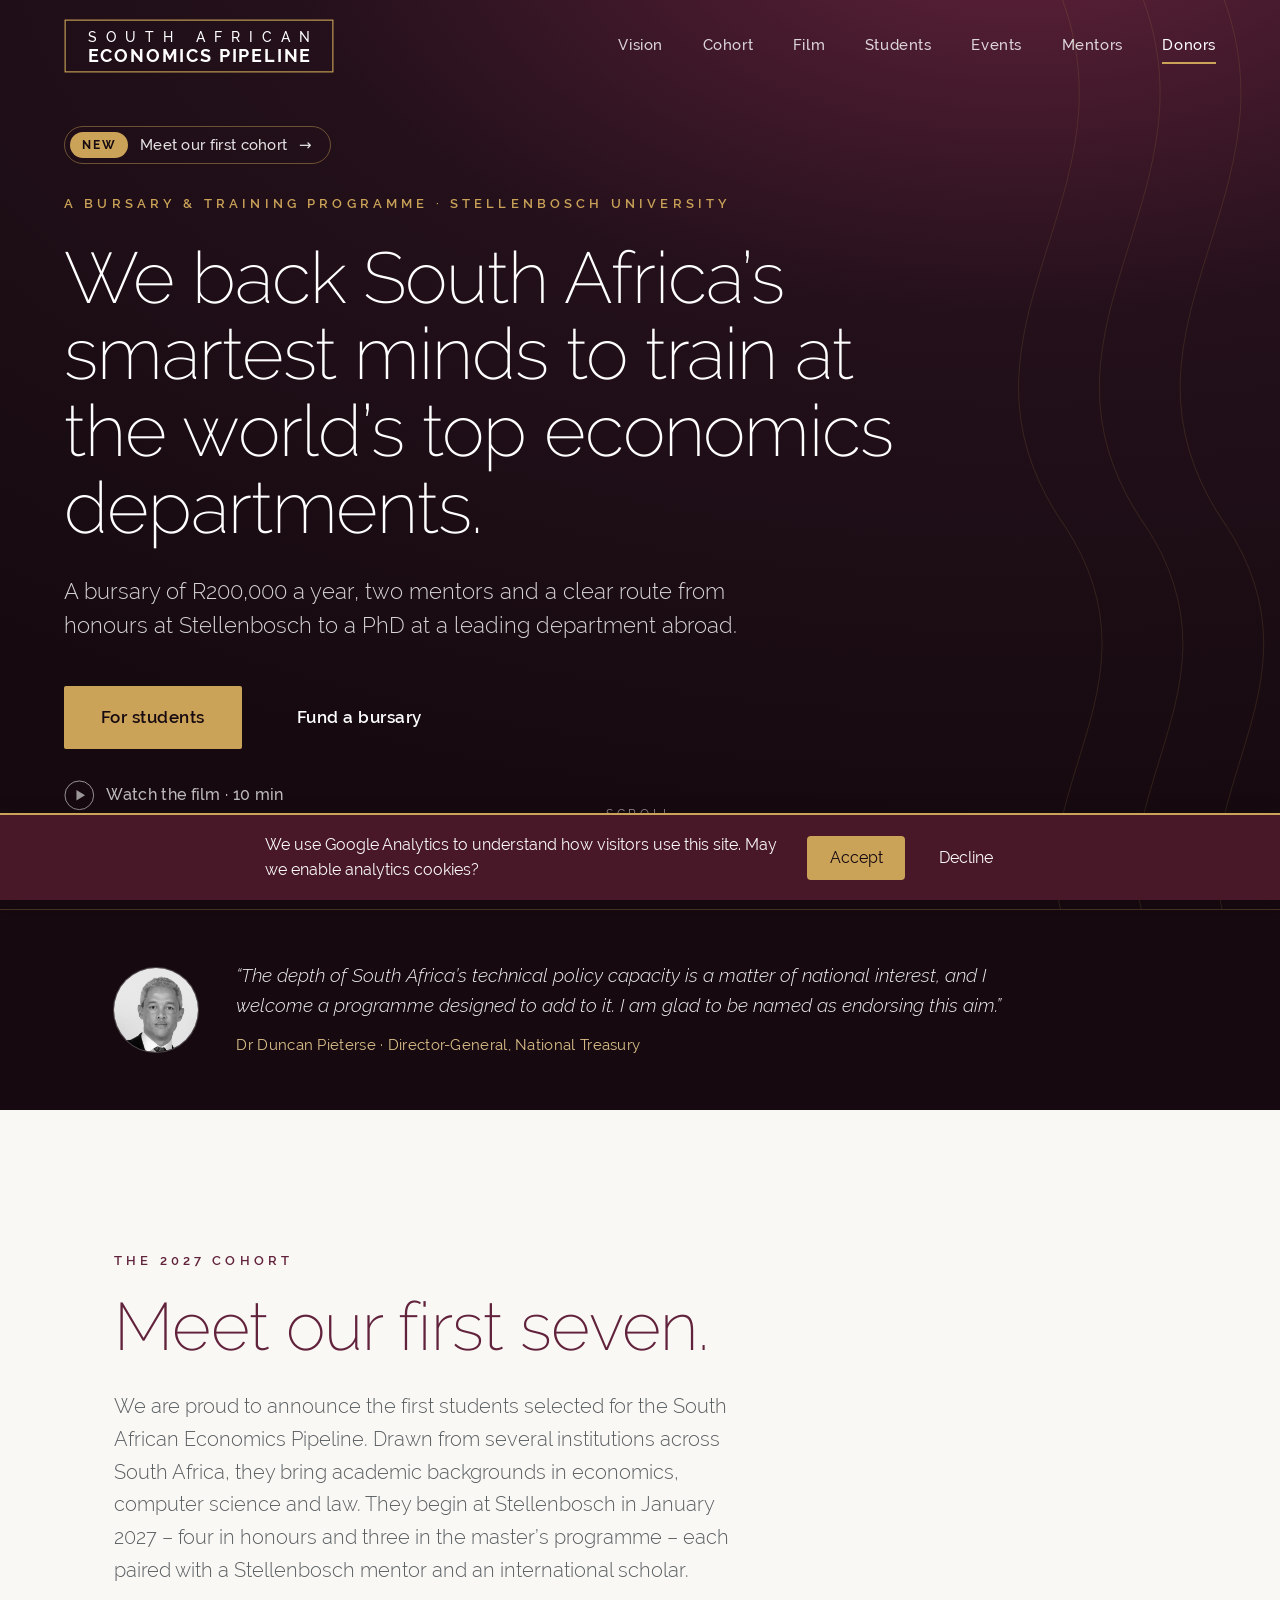
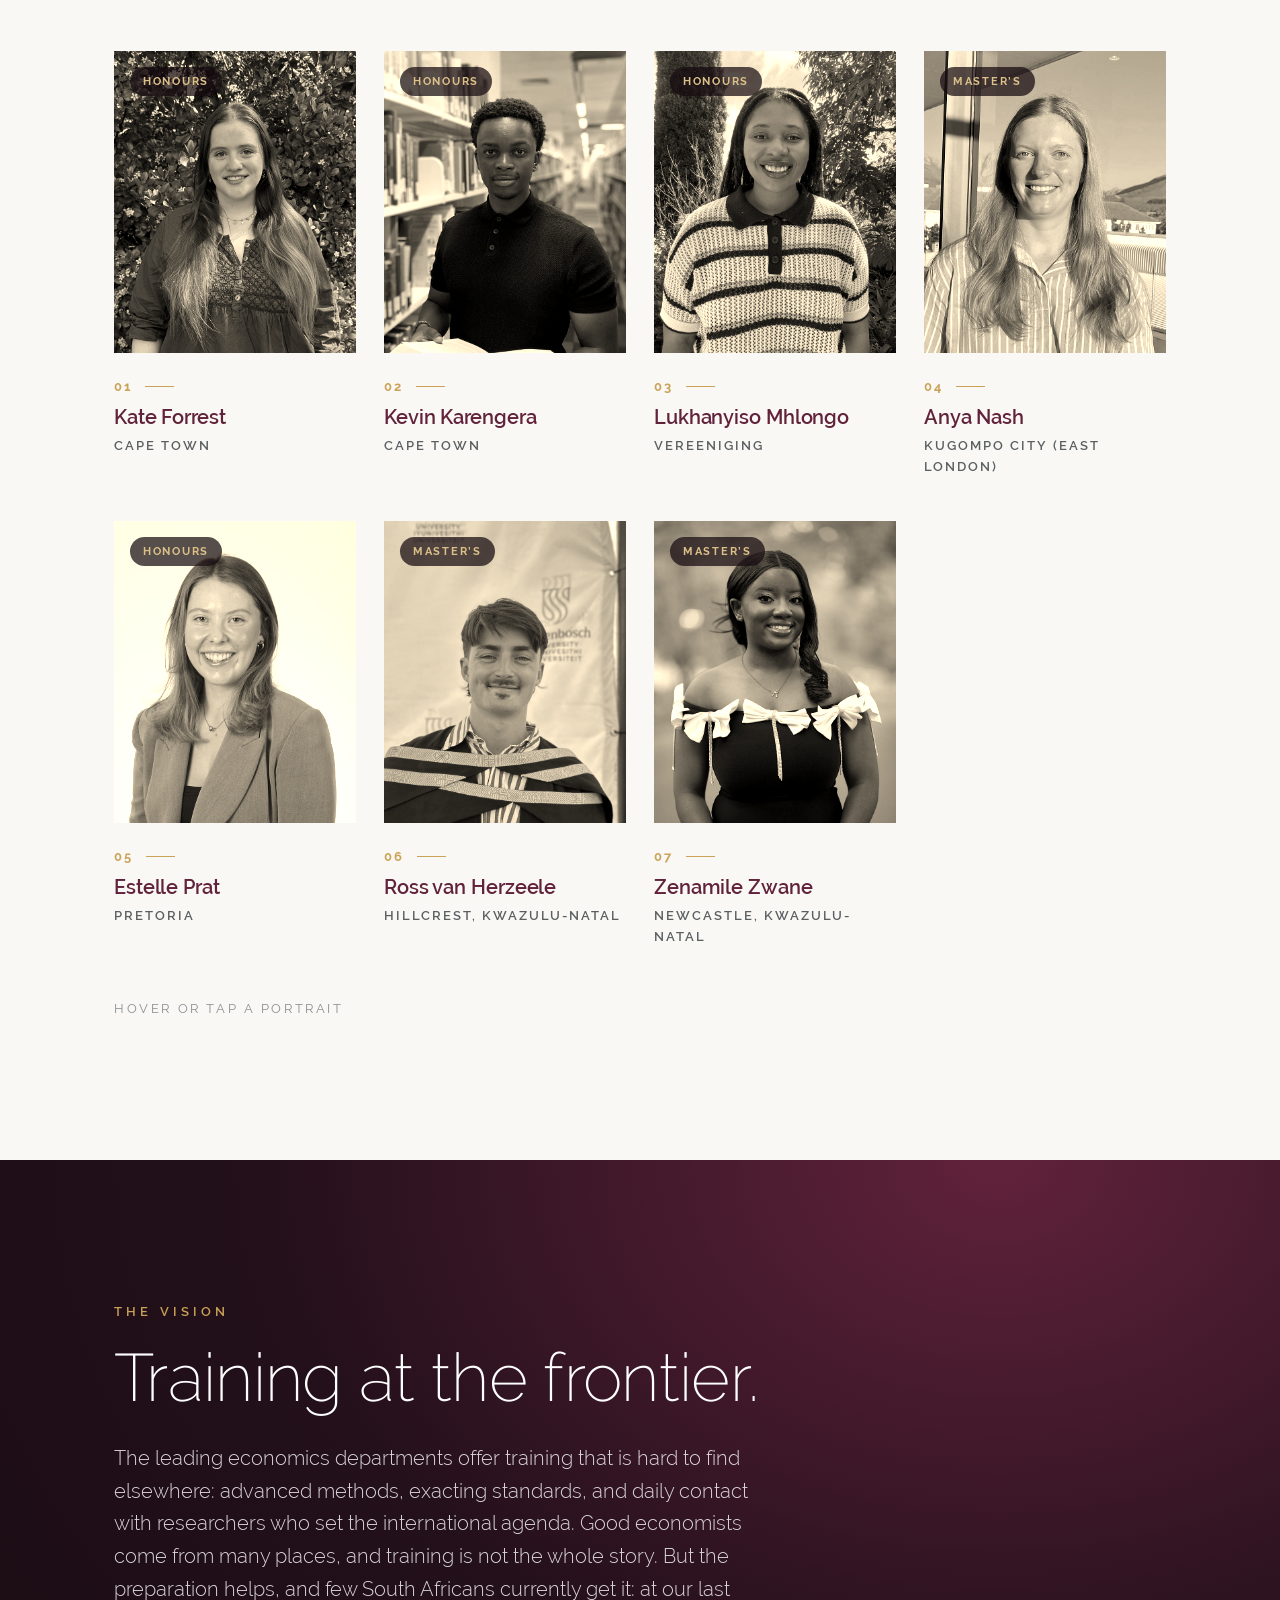
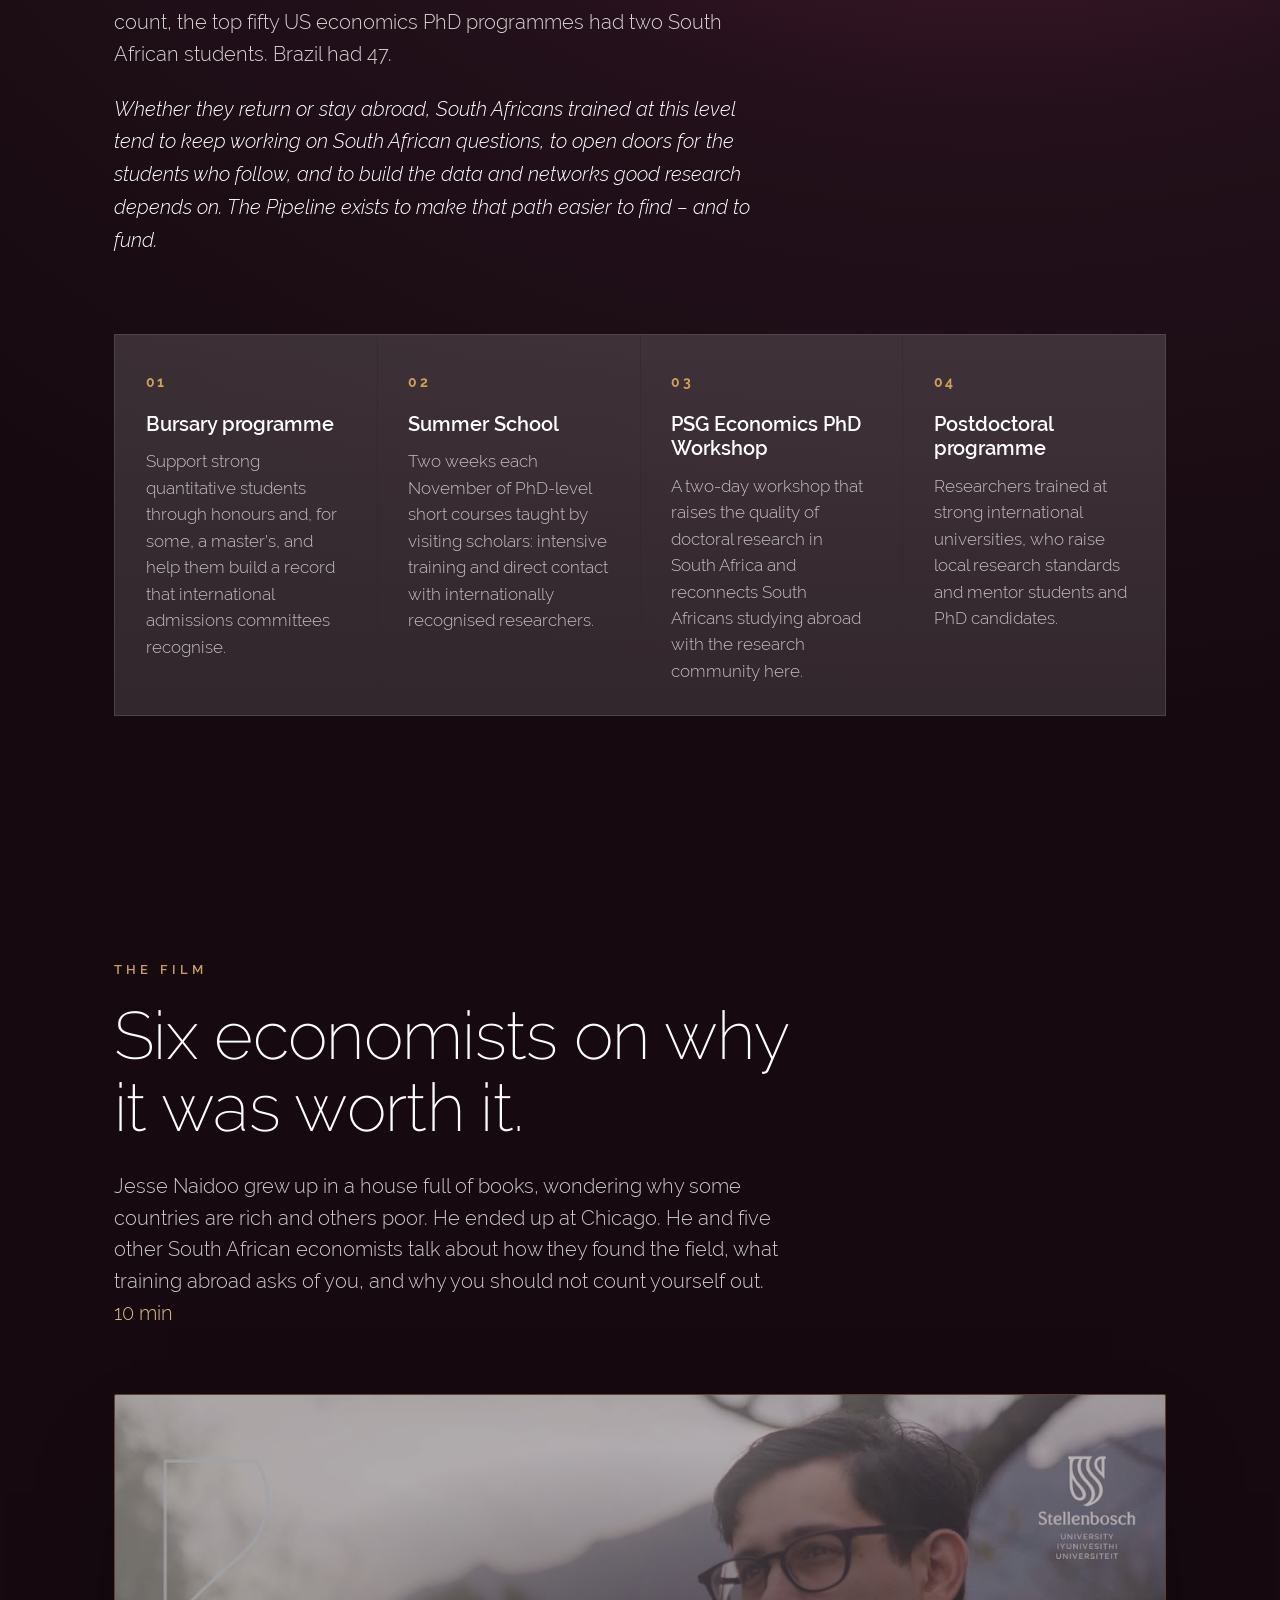
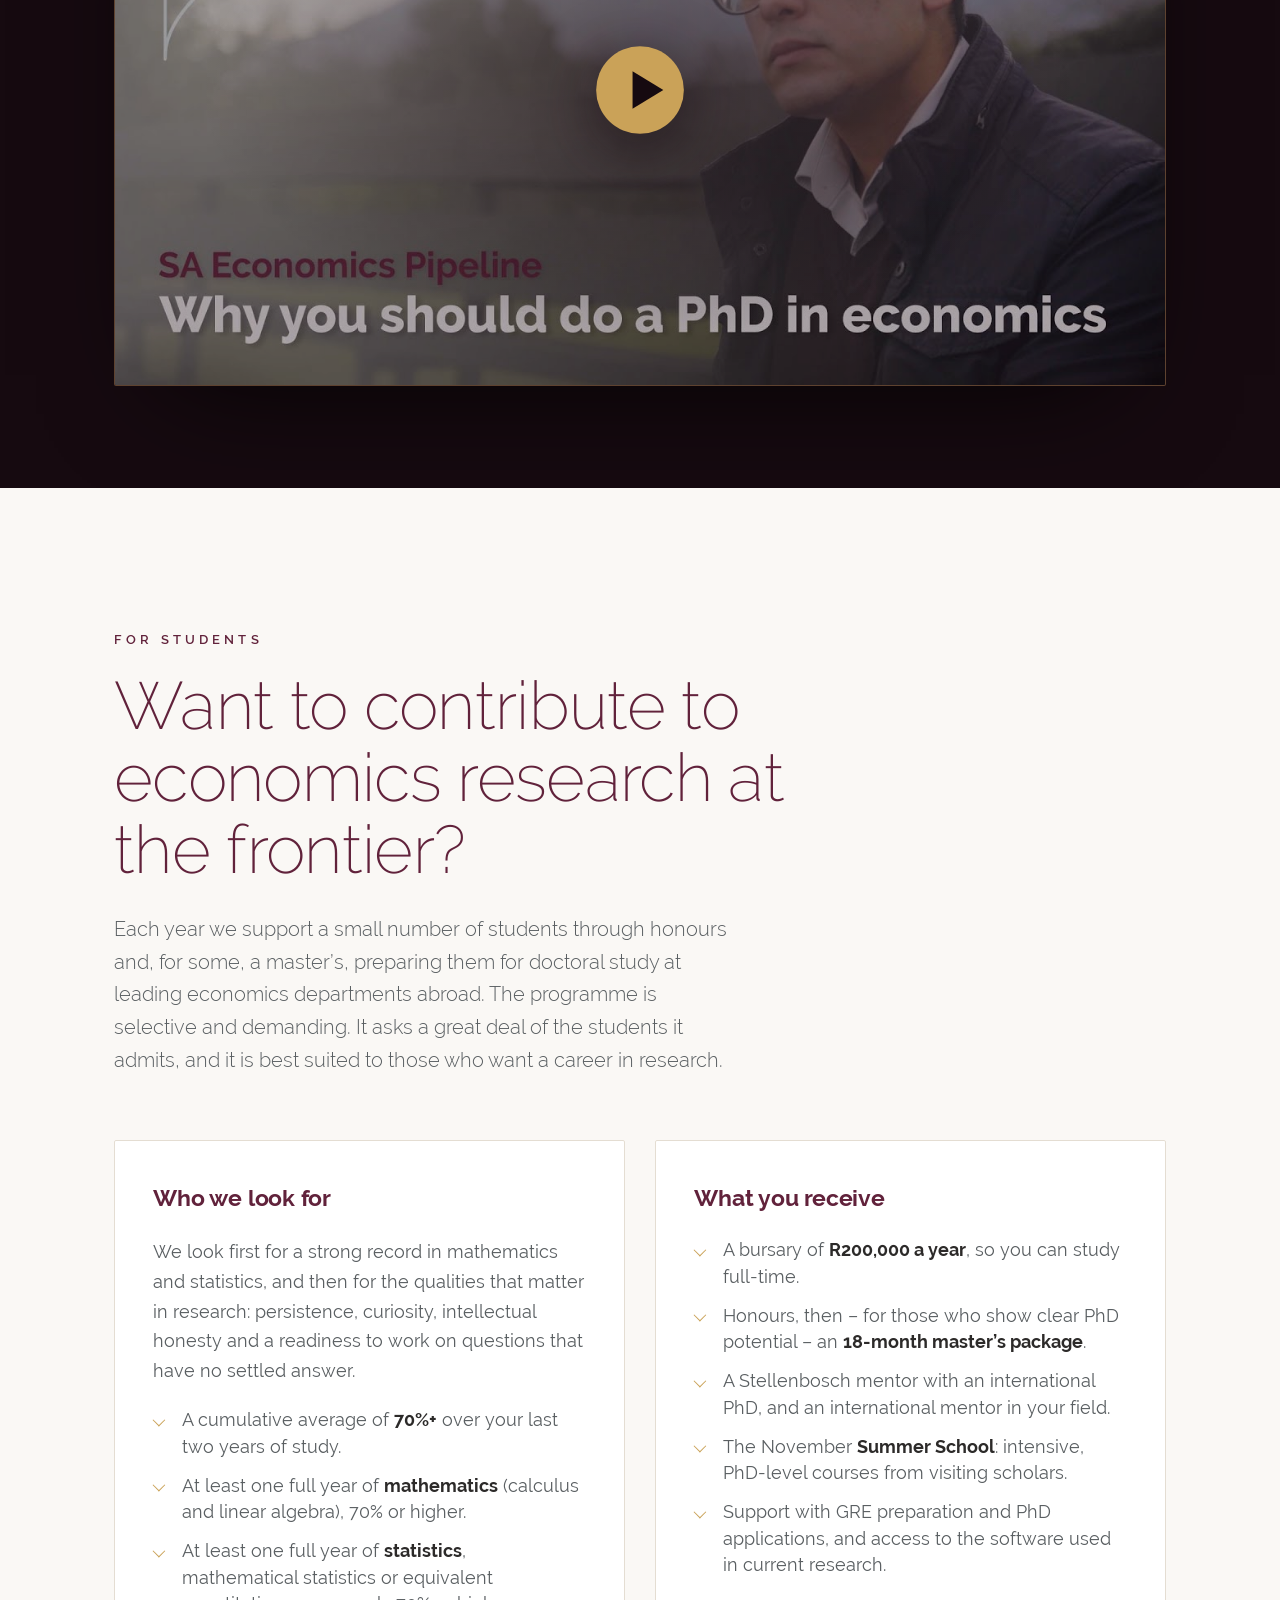
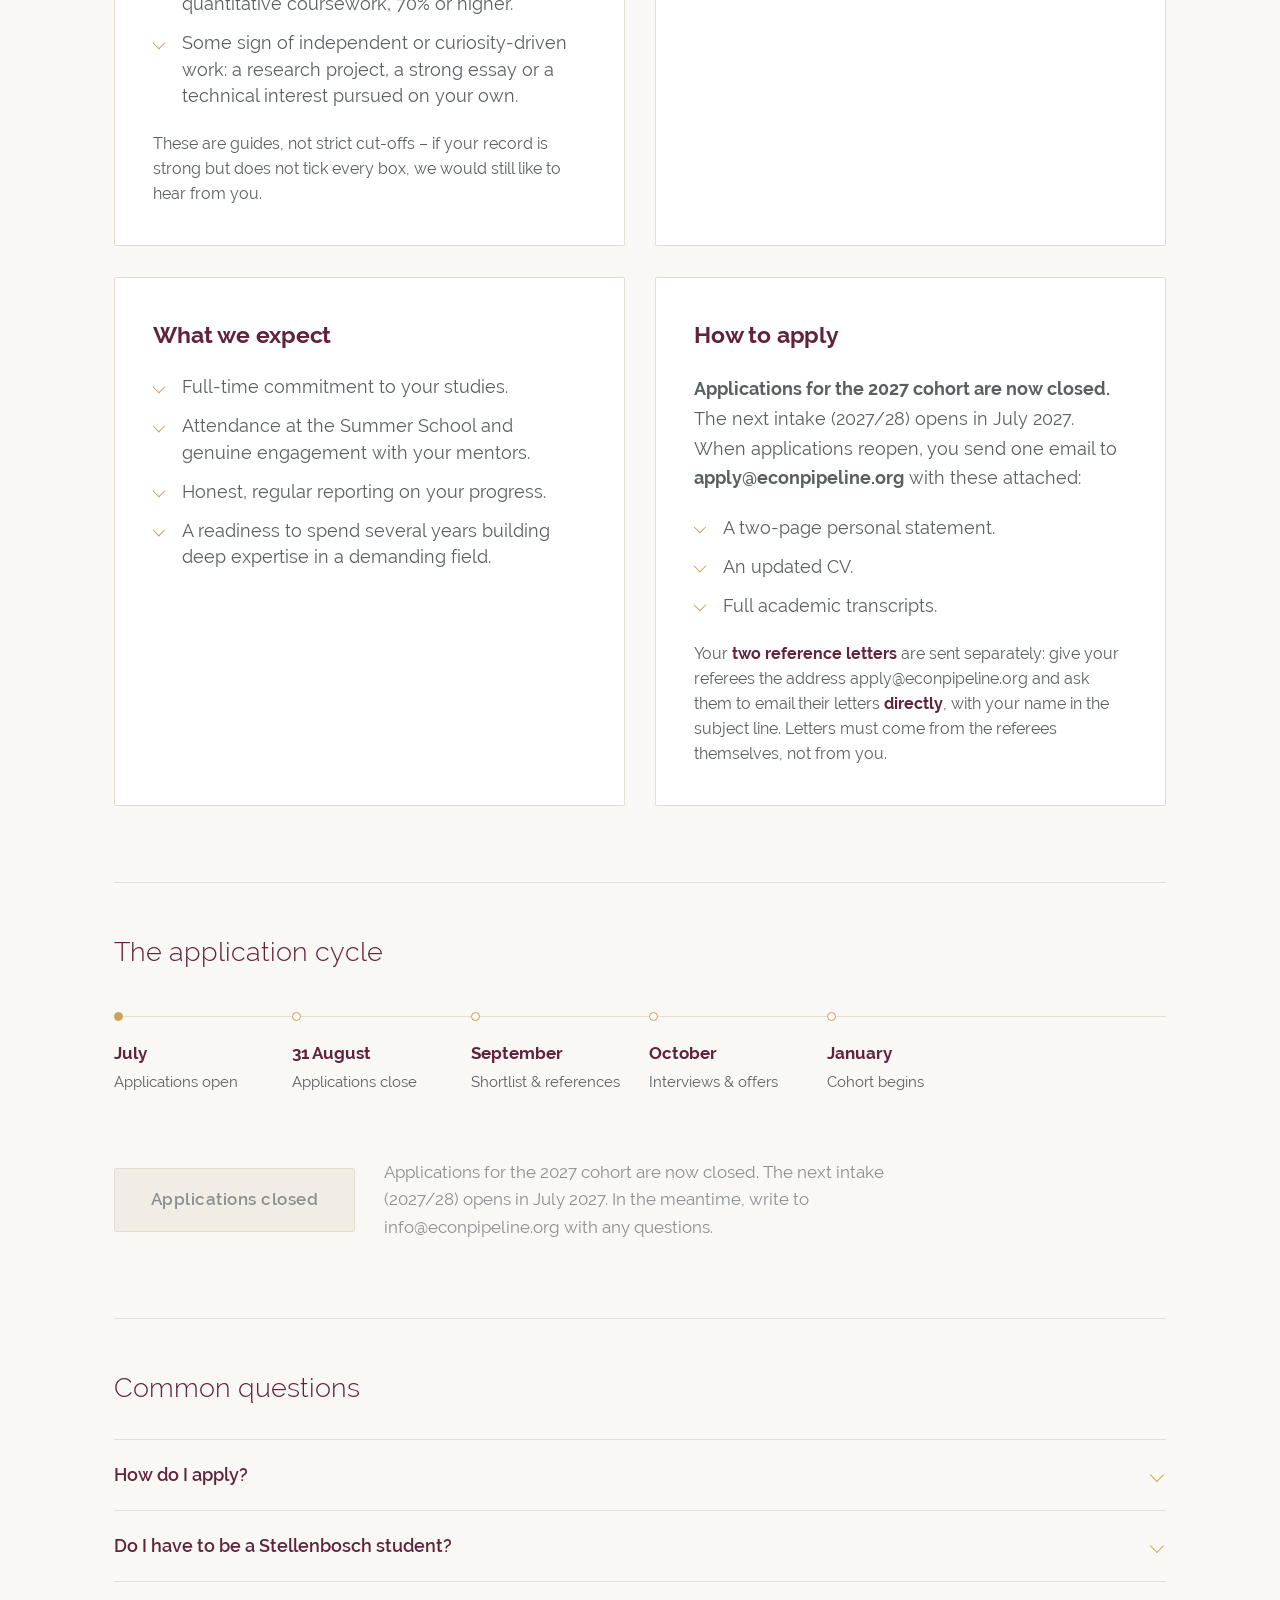
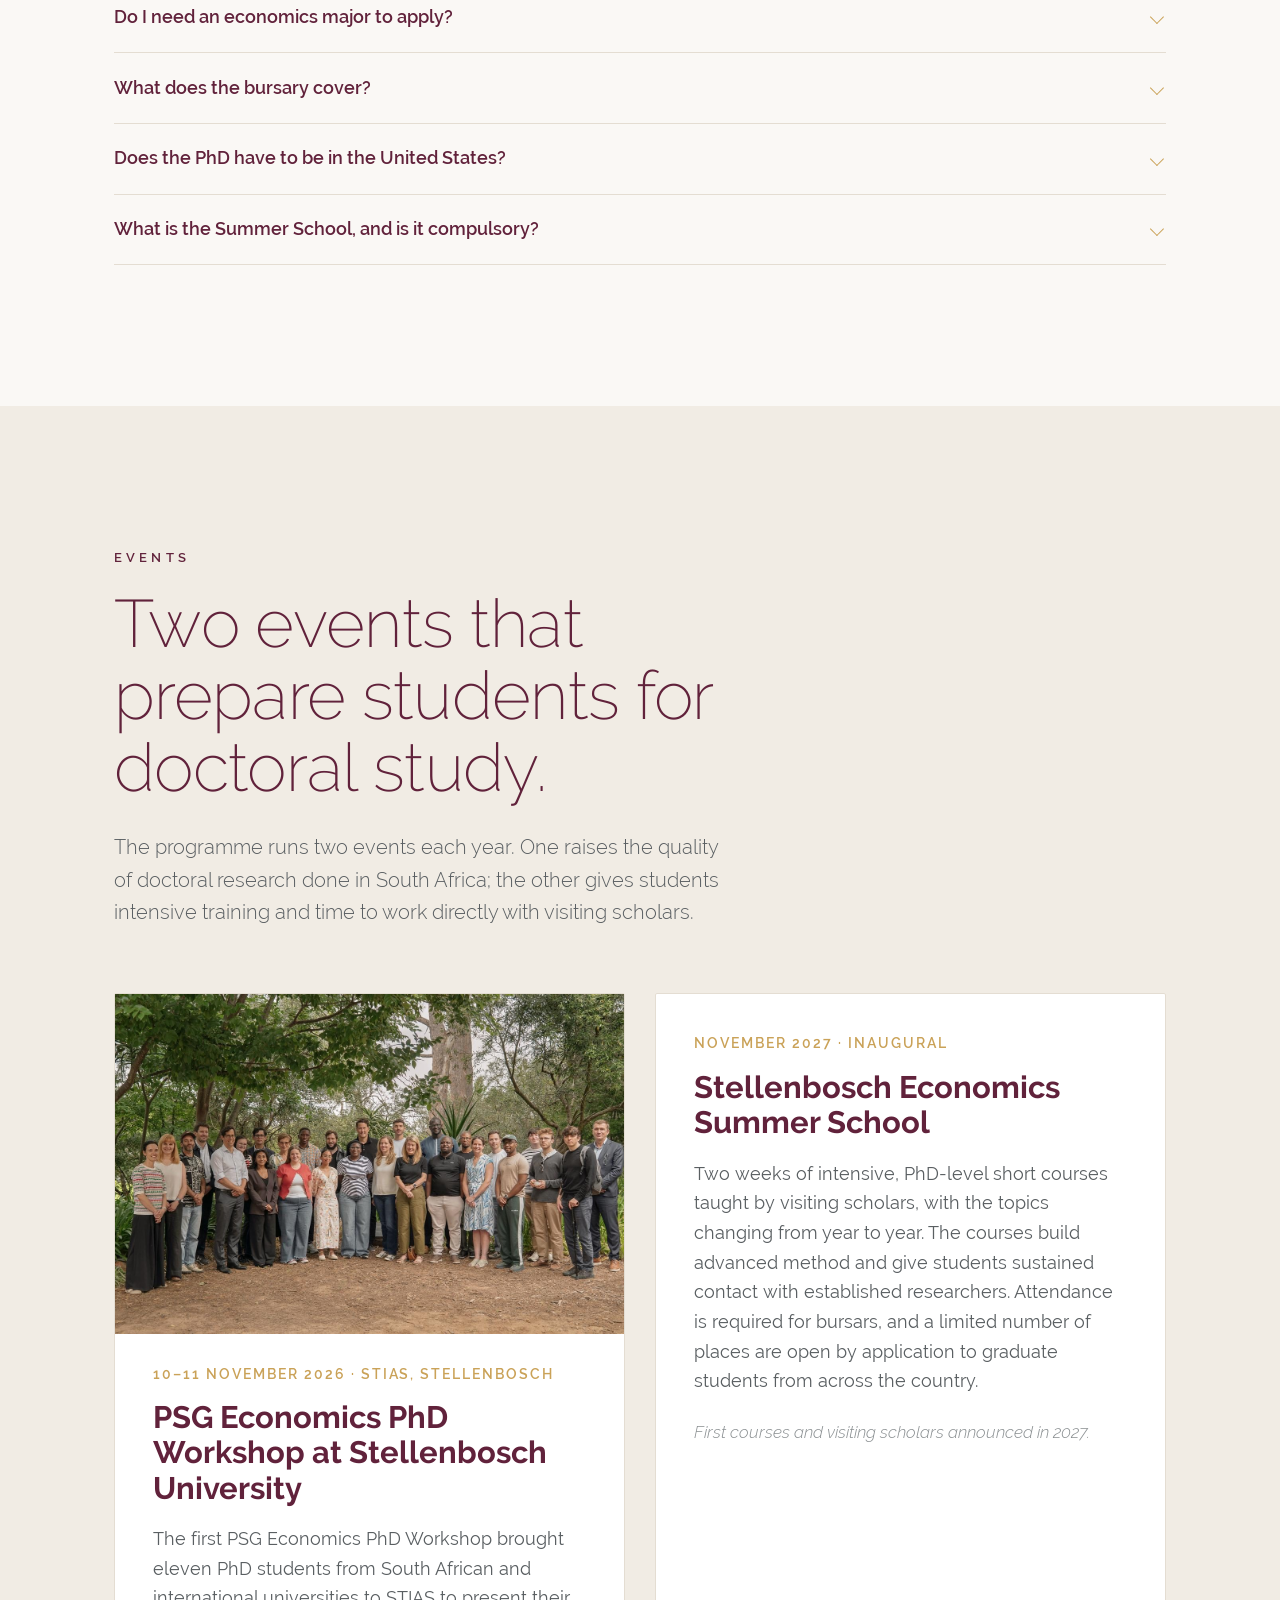
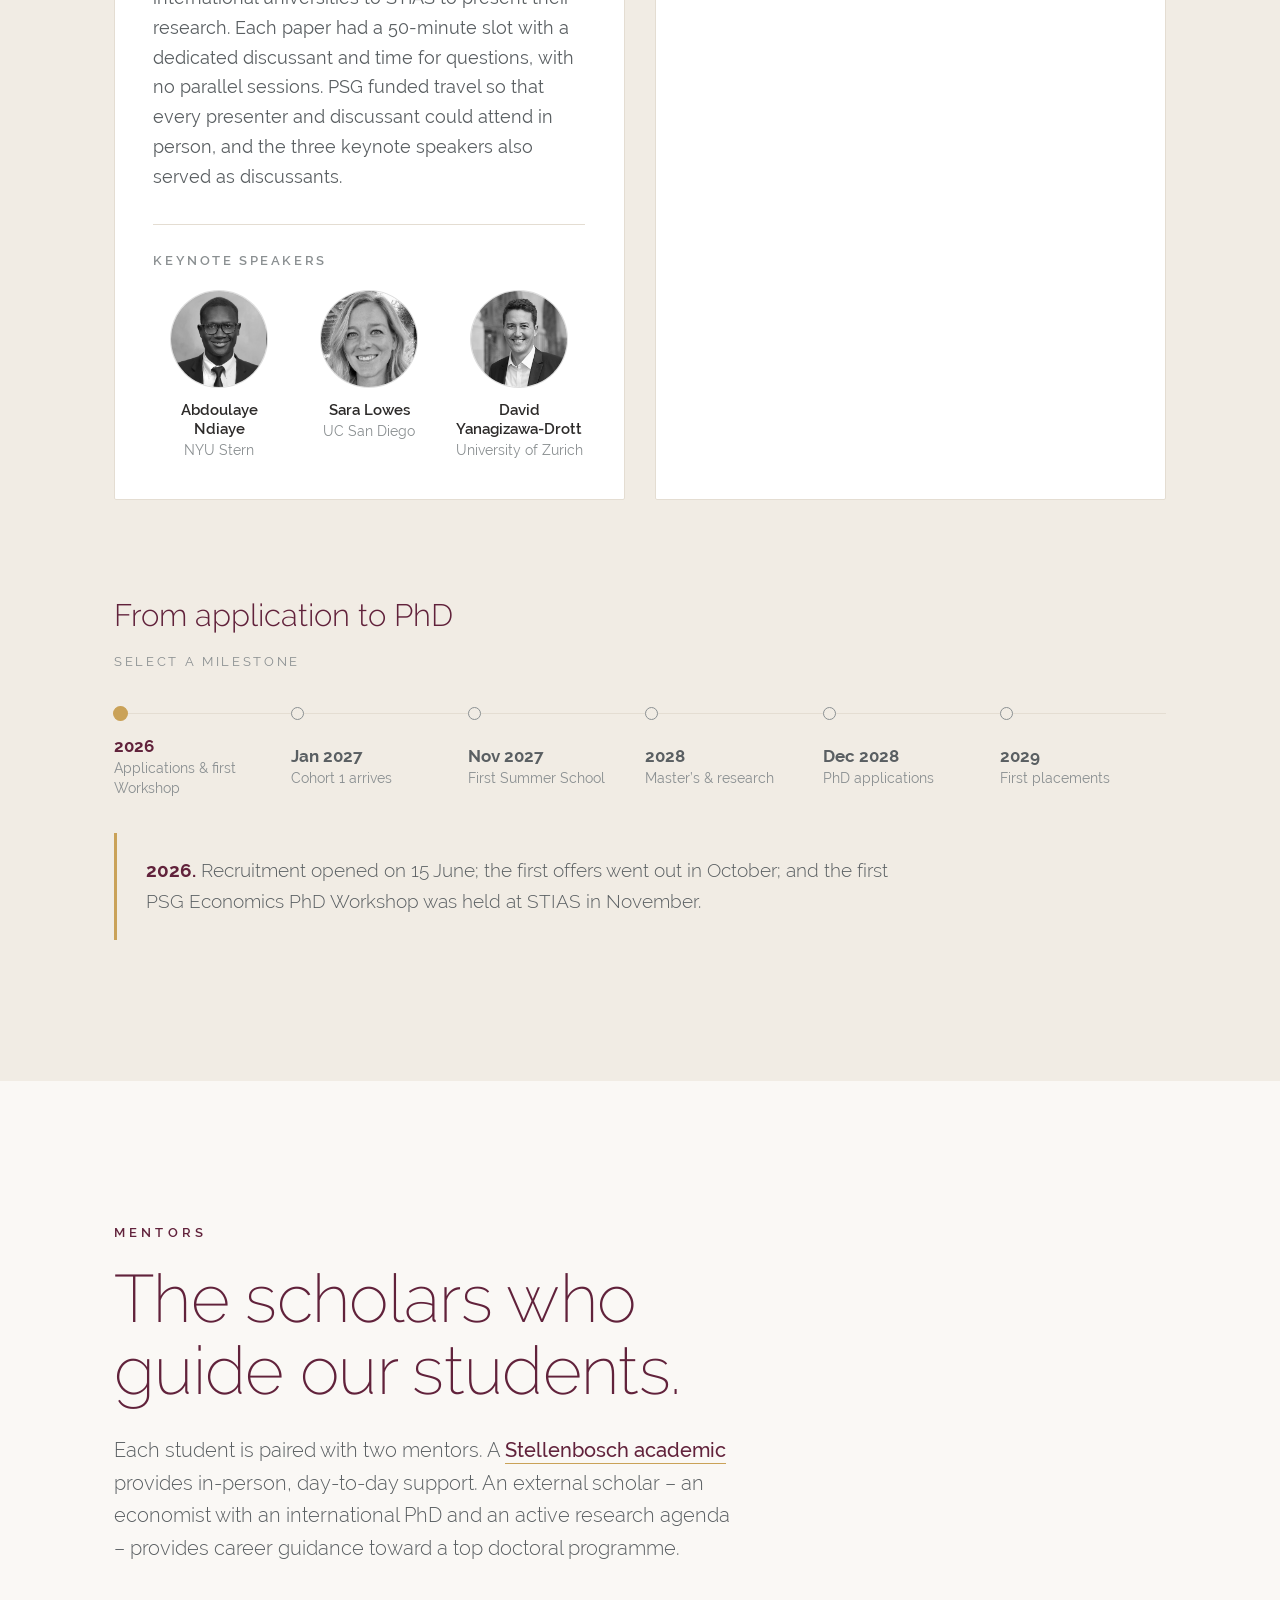
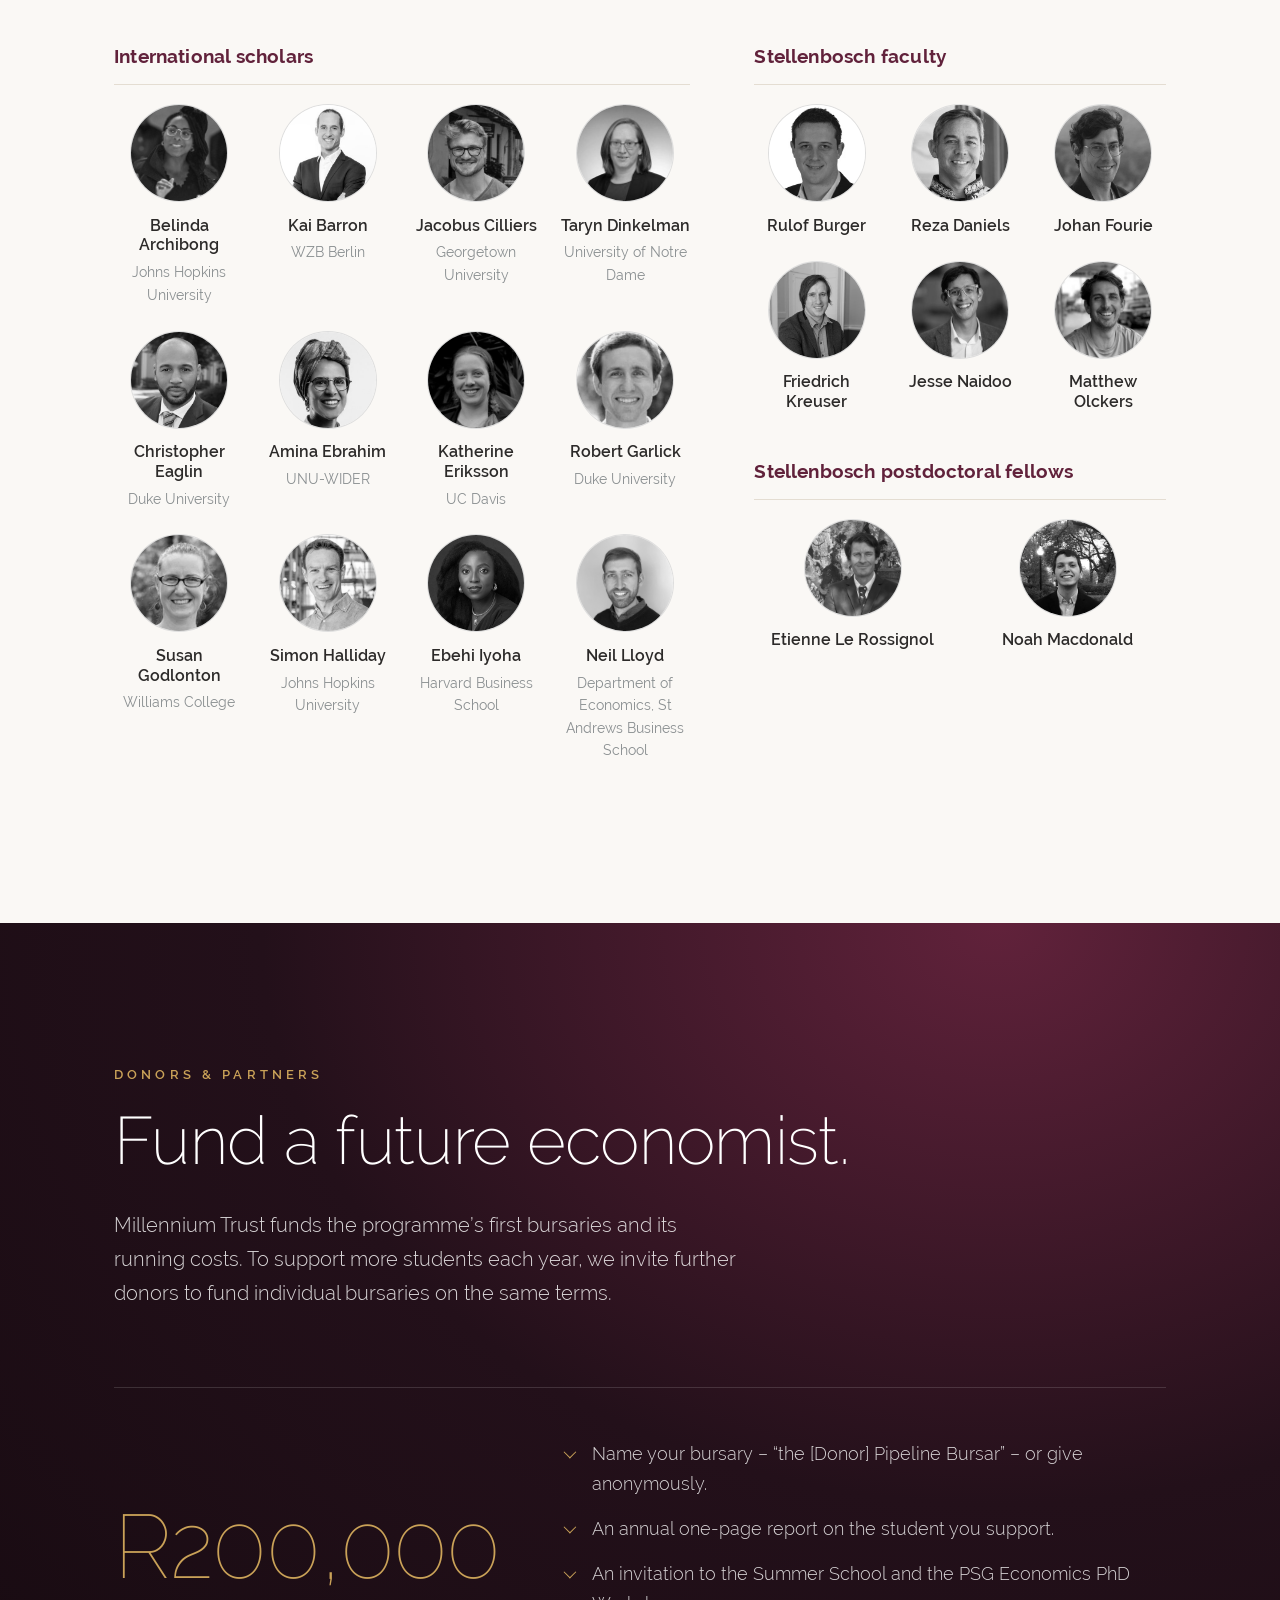
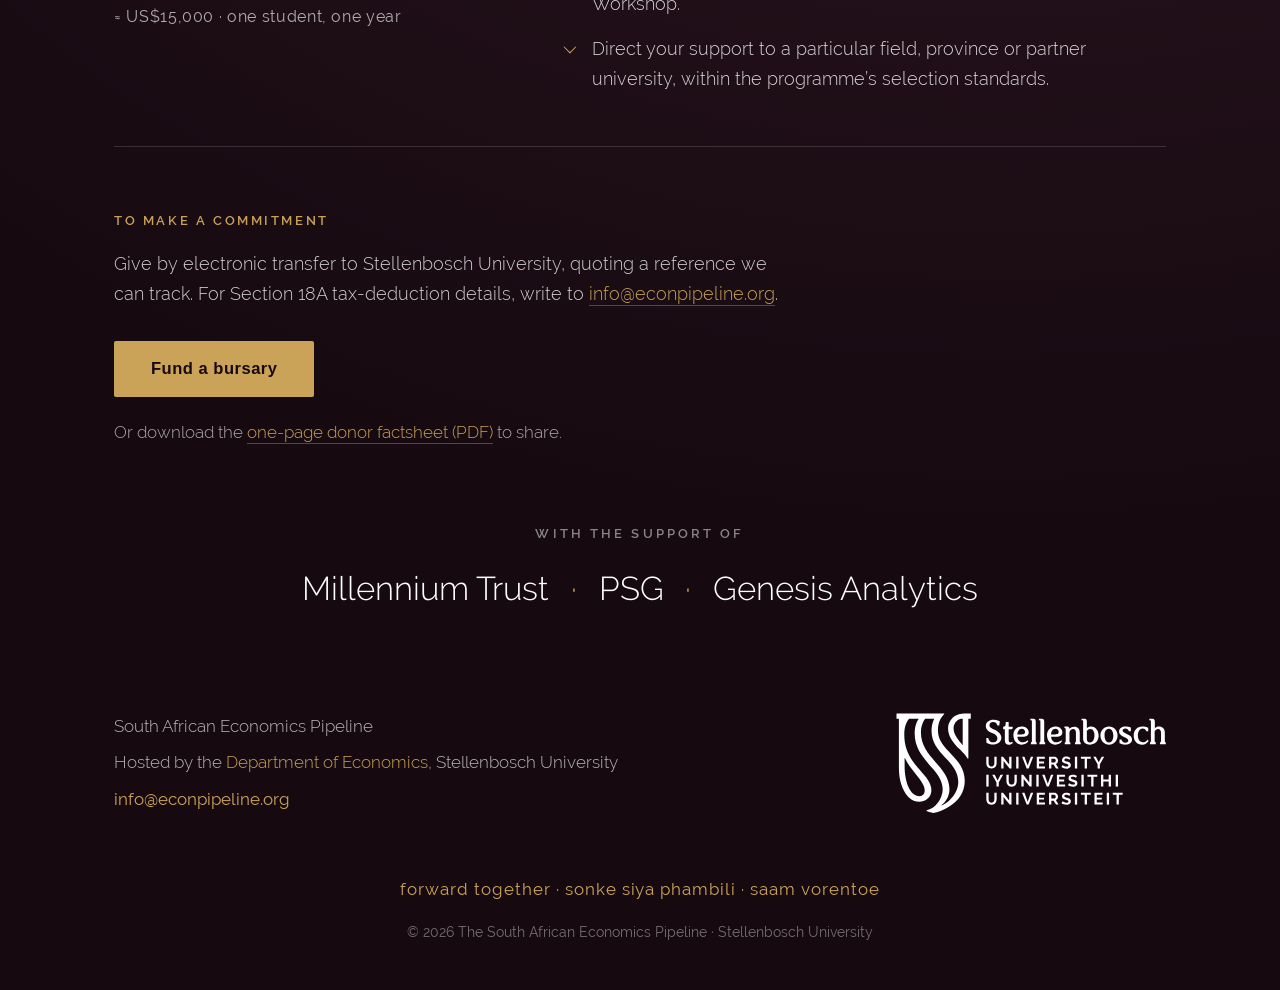
<file: index.html>
<!DOCTYPE html>
<html lang="en">
<head>
<meta charset="utf-8">
<meta name="viewport" content="width=device-width, initial-scale=1">
<title>The South African Economics Pipeline</title>
<meta name="description" content="A selective bursary and training programme preparing exceptional South African students for doctoral study at the world's leading economics departments. Hosted by the Department of Economics, Stellenbosch University.">

<!-- Social preview (mock-up) -->
<meta property="og:type" content="website">
<meta property="og:title" content="The South African Economics Pipeline">
<meta property="og:description" content="A selective bursary and training programme that prepares South African students for doctoral study at leading economics departments abroad.">
<meta property="og:image" content="https://econpipeline.org/assets/img/film-poster.jpg">

<!-- Preload above-the-fold fonts to avoid a flash/reflow when Raleway loads -->
<link rel="preload" as="font" type="font/ttf" href="assets/fonts/Raleway-Thin.ttf" crossorigin>
<link rel="preload" as="font" type="font/ttf" href="assets/fonts/Raleway-ExtraLight.ttf" crossorigin>
<link rel="preload" as="font" type="font/ttf" href="assets/fonts/Raleway-Regular.ttf" crossorigin>
<link rel="preload" as="font" type="font/ttf" href="assets/fonts/Raleway-SemiBold.ttf" crossorigin>
<link rel="preload" as="font" type="font/ttf" href="assets/fonts/Raleway-Bold.ttf" crossorigin>
<link rel="stylesheet" href="assets/css/styles.css">

<!-- Analytics (Google Analytics 4) – loads only after consent; see assets/js/analytics.js -->
<script defer src="assets/js/analytics.js"></script>
</head>
<body>

<!-- ============================== NAV ============================== -->
<header class="nav" id="nav">
  <div class="nav__inner">
    <a class="wordmark" href="#top" aria-label="South African Economics Pipeline – home">
      <svg class="wordmark__svg" viewBox="0 0 240 48" xmlns="http://www.w3.org/2000/svg" role="img" aria-hidden="true">
        <rect x="1" y="1" width="238" height="46" fill="none" stroke="#caa258" stroke-width="1"/>
        <text x="120" y="20" text-anchor="middle" textLength="198" lengthAdjust="spacing"
              font-family="Raleway, system-ui, sans-serif" font-weight="500" font-size="12" fill="currentColor">SOUTH AFRICAN</text>
        <text x="120" y="38" text-anchor="middle" textLength="198" lengthAdjust="spacing"
              font-family="Raleway, system-ui, sans-serif" font-weight="700" font-size="16" fill="currentColor">ECONOMICS PIPELINE</text>
      </svg>
    </a>

    <nav class="nav__links" aria-label="Primary">
      <a href="#vision">Vision</a>
      <a href="#cohort">Cohort</a>
      <a href="#film">Film</a>
      <a href="#students">Students</a>
      <a href="#events">Events</a>
      <a href="#mentors">Mentors</a>
      <a href="#donors">Donors</a>
    </nav>

    <button class="nav__toggle" id="navToggle" aria-label="Open menu" aria-expanded="false">
      <span></span><span></span><span></span>
    </button>
  </div>
</header>

<!-- Mobile menu -->
<div class="menu" id="menu" aria-hidden="true">
  <nav aria-label="Mobile">
    <a href="#vision">Vision</a>
    <a href="#cohort">Cohort</a>
    <a href="#film">Film</a>
    <a href="#students">Students</a>
    <a href="#events">Events</a>
    <a href="#mentors">Mentors</a>
    <a href="#donors">Donors</a>
  </nav>
</div>

<main id="top">

<!-- ============================== HERO ============================== -->
<section class="hero" id="hero">
  <!-- Subtle pipeline / S-graphic backdrop -->
  <svg class="hero__lines" viewBox="0 0 1440 900" preserveAspectRatio="xMidYMid slice" aria-hidden="true">
    <path d="M1120 -40 C 1240 180, 1000 320, 1140 520 C 1260 700, 1040 820, 1180 980" />
    <path d="M1200 -40 C 1320 180, 1080 320, 1220 520 C 1340 700, 1120 820, 1260 980" />
    <path d="M1280 -40 C 1400 180, 1160 320, 1300 520 C 1420 700, 1200 820, 1340 980" />
  </svg>

  <div class="hero__inner reveal">
    <a class="hero__news" href="#cohort"><span class="hero__news-tag">New</span>Meet our first cohort <span aria-hidden="true">&rarr;</span></a>
    <p class="label label--gold">A bursary &amp; training programme &middot; Stellenbosch University</p>

    <h1 class="hero__title">We back South Africa&rsquo;s smartest minds to train at the world&rsquo;s top economics departments.</h1>

    <p class="hero__sub">A bursary of R200,000 a year, two mentors and a clear route from honours at Stellenbosch to a PhD at a leading department abroad.</p>

    <div class="hero__cta">
      <a class="btn btn--gold plausible-event-name=Hero+Apply" href="#students">For students</a>
      <a class="btn btn--ghost plausible-event-name=Hero+Fund" href="#donors">Fund a bursary</a>
    </div>

    <a class="hero__film" href="#film">
      <svg viewBox="0 0 32 32" aria-hidden="true">
        <circle cx="16" cy="16" r="15" fill="none" stroke="currentColor" stroke-width="1"/>
        <path d="M13 10.5 L22 16 L13 21.5 Z" fill="currentColor"/>
      </svg>
      Watch the film &middot; 10 min
    </a>
  </div>

  <a class="hero__scroll" href="#vision" aria-label="Scroll to read more">
    <span>Scroll</span>
    <span class="hero__arrow" aria-hidden="true"></span>
  </a>
</section>

<!-- ============================== ENDORSEMENT BAND ============================== -->
<section class="endorse-band" aria-label="Endorsement">
  <div class="wrap endorse-band__inner reveal">
    <img class="endorse-band__photo" src="assets/img/pieterse.jpg" alt="Dr Duncan Pieterse">
    <blockquote class="endorse-band__quote">
      <p>&ldquo;The depth of South Africa&rsquo;s technical policy capacity is a matter of national interest, and I welcome a programme designed to add to it. I am glad to be named as endorsing this aim.&rdquo;</p>
      <footer class="endorse-band__by">Dr Duncan Pieterse &middot; Director-General, National Treasury</footer>
    </blockquote>
  </div>
</section>

<!-- ============================== COHORT ============================== -->
<!-- Portraits are pre-cropped to 4:5 with eyes on a common line (assets/img/cohort/), ordered by surname.
     Hover/focus reveals the fact; on touch, main.js toggles .is-open on tap. -->
<section class="cohort section--light" id="cohort" aria-labelledby="cohortTitle">
  <div class="wrap">
    <header class="section-head reveal">
      <p class="label">The 2027 cohort</p>
      <h2 id="cohortTitle" class="display display--dark">Meet our first seven.</h2>
      <p class="lede">We are proud to announce the first students selected for the South African Economics Pipeline. Drawn from several institutions across South Africa, they bring academic backgrounds in economics, computer science and law. They begin at Stellenbosch in January 2027 &ndash; four in honours and three in the master&rsquo;s programme &ndash; each paired with a Stellenbosch mentor and an international scholar.</p>
    </header>

    <ul class="cohort__grid">
      <li class="reveal">
        <button type="button" class="cohort__card" aria-expanded="false">
          <span class="cohort__frame">
            <img src="assets/img/cohort/forrest.jpg" alt="Kate Forrest" width="720" height="900" loading="lazy" decoding="async">
            <span class="cohort__role">Honours</span>
            <span class="cohort__fact">Related to Karl Marx, via only seven links of cousins and in-laws. Keen birder and wildlife photographer.</span>
          </span>
          <span class="cohort__no" aria-hidden="true">01</span>
          <span class="cohort__name">Kate Forrest</span>
          <span class="cohort__from">Cape Town</span>
        </button>
      </li>
      <li class="reveal">
        <button type="button" class="cohort__card" aria-expanded="false">
          <span class="cohort__frame">
            <img src="assets/img/cohort/karengera.jpg" alt="Kevin Karengera" width="720" height="900" loading="lazy" decoding="async">
            <span class="cohort__role">Honours</span>
            <span class="cohort__fact">Plays chess blindfolded. Keynes is the favourite.</span>
          </span>
          <span class="cohort__no" aria-hidden="true">02</span>
          <span class="cohort__name">Kevin Karengera</span>
          <span class="cohort__from">Cape Town</span>
        </button>
      </li>
      <li class="reveal">
        <button type="button" class="cohort__card" aria-expanded="false">
          <span class="cohort__frame">
            <img src="assets/img/cohort/mhlongo.jpg" alt="Lukhanyiso Mhlongo" width="720" height="900" loading="lazy" decoding="async">
            <span class="cohort__role">Honours</span>
            <span class="cohort__fact">Studied economic science and computer science, and codes in Python, Java and C++. Keeps a fruit and vegetable garden.</span>
          </span>
          <span class="cohort__no" aria-hidden="true">03</span>
          <span class="cohort__name">Lukhanyiso Mhlongo</span>
          <span class="cohort__from">Vereeniging</span>
        </button>
      </li>
      <li class="reveal">
        <button type="button" class="cohort__card" aria-expanded="false">
          <span class="cohort__frame">
            <img src="assets/img/cohort/nash.jpg" alt="Anya Nash" width="720" height="900" loading="lazy" decoding="async">
            <span class="cohort__role">Master&rsquo;s</span>
            <span class="cohort__fact">Favourite economist, for now: Lant Pritchett.</span>
          </span>
          <span class="cohort__no" aria-hidden="true">04</span>
          <span class="cohort__name">Anya Nash</span>
          <span class="cohort__from">KuGompo City (East London)</span>
        </button>
      </li>
      <li class="reveal">
        <button type="button" class="cohort__card" aria-expanded="false">
          <span class="cohort__frame">
            <img src="assets/img/cohort/prat.jpg" alt="Estelle Prat" width="720" height="900" loading="lazy" decoding="async">
            <span class="cohort__role">Honours</span>
            <span class="cohort__fact">A French teacher introduced her to Esther Duflo in high school, long before she knew she wanted to be an economist. She also knits her own sweaters.</span>
          </span>
          <span class="cohort__no" aria-hidden="true">05</span>
          <span class="cohort__name">Estelle Prat</span>
          <span class="cohort__from">Pretoria</span>
        </button>
      </li>
      <li class="reveal">
        <button type="button" class="cohort__card" aria-expanded="false">
          <span class="cohort__frame">
            <img src="assets/img/cohort/vanherzeele.jpg" alt="Ross van Herzeele" width="720" height="900" loading="lazy" decoding="async">
            <span class="cohort__role">Master&rsquo;s</span>
            <span class="cohort__fact">Came to economics from a law degree. Favourite economists: Milton Friedman and John Cochrane. Plays guitar and sings.</span>
          </span>
          <span class="cohort__no" aria-hidden="true">06</span>
          <span class="cohort__name">Ross van Herzeele</span>
          <span class="cohort__from">Hillcrest, KwaZulu-Natal</span>
        </button>
      </li>
      <li class="reveal">
        <button type="button" class="cohort__card" aria-expanded="false">
          <span class="cohort__frame">
            <img src="assets/img/cohort/zwane.jpg" alt="Zenamile Zwane" width="720" height="900" loading="lazy" decoding="async">
            <span class="cohort__role">Master&rsquo;s</span>
            <span class="cohort__fact">Built a USD/ZAR exchange-rate forecast in R that beat the AR(1) benchmark out of sample. Her morning cycle playlist runs from Tame Impala to Ntencane.</span>
          </span>
          <span class="cohort__no" aria-hidden="true">07</span>
          <span class="cohort__name">Zenamile Zwane</span>
          <span class="cohort__from">Newcastle, KwaZulu-Natal</span>
        </button>
      </li>
    </ul>
    <p class="cohort__hint" aria-hidden="true"><span class="cohort__hint-wide">Hover or tap a portrait</span><span class="cohort__hint-narrow">Swipe for all seven &middot; tap a portrait</span></p>
  </div>
</section>

<!-- ============================== VISION ============================== -->
<section class="vision section--dark" id="vision">
  <div class="wrap">
    <p class="label label--gold reveal">The vision</p>
    <h2 class="display reveal">Training at the frontier.</h2>
    <div class="vision__lead reveal">
      <p>The leading economics departments offer training that is hard to find elsewhere: advanced methods, exacting standards, and daily contact with researchers who set the international agenda. Good economists come from many places, and training is not the whole story. But the preparation helps, and few South Africans currently get it: at <a href="https://www.ourlongwalk.com/p/the-thin-pipeline" target="_blank" rel="noopener">our last count</a>, the top fifty US economics PhD programmes had two South African students. Brazil had 47.</p>
      <p class="vision__thesis">Whether they return or stay abroad, South Africans trained at this level tend to keep working on South African questions, to open doors for the students who follow, and to build the data and networks good research depends on. The Pipeline exists to make that path easier to find &ndash; and to fund.</p>
    </div>

    <ol class="stages reveal" aria-label="The broader pipeline strategy">
      <li class="stage">
        <span class="stage__no">01</span>
        <h3>Bursary programme</h3>
        <p>Support strong quantitative students through honours and, for some, a master&rsquo;s, and help them build a record that international admissions committees recognise.</p>
      </li>
      <li class="stage">
        <span class="stage__no">02</span>
        <h3>Summer School</h3>
        <p>Two weeks each November of PhD-level short courses taught by visiting scholars: intensive training and direct contact with internationally recognised researchers.</p>
      </li>
      <li class="stage">
        <span class="stage__no">03</span>
        <h3>PSG Economics PhD Workshop</h3>
        <p>A two-day workshop that raises the quality of doctoral research in South Africa and reconnects South Africans studying abroad with the research community here.</p>
      </li>
      <li class="stage">
        <span class="stage__no">04</span>
        <h3>Postdoctoral programme</h3>
        <p>Researchers trained at strong international universities, who raise local research standards and mentor students and PhD candidates.</p>
      </li>
    </ol>
  </div>
</section>

<!-- ============================== FILM ============================== -->
<!-- Click-to-load: the YouTube iframe is only injected on click (see main.js),
     so nothing is requested from YouTube until the visitor asks for it. -->
<section class="film" id="film" aria-labelledby="filmTitle">
  <div class="wrap">
    <header class="section-head reveal">
      <p class="label label--gold">The film</p>
      <h2 id="filmTitle" class="display">Six economists on why it was worth it.</h2>
      <p class="film__lede">Jesse Naidoo grew up in a house full of books, wondering why some countries are rich and others poor. He ended up at Chicago. He and five other South African economists talk about how they found the field, what training abroad asks of you, and why you should not count yourself out. <span class="film__meta">10 min</span></p>
    </header>

    <div class="film__stage reveal">
      <!-- A real link to YouTube, which the script upgrades into an in-page player.
           So it still works without JS, and right-click / middle-click behave. -->
      <a class="film__facade" data-yt="hkAsgt2NL6g"
         href="https://www.youtube.com/watch?v=hkAsgt2NL6g"
         aria-label="Play the film: Why you should do a PhD in economics. 10 minutes.">
        <img class="film__poster" src="assets/img/film-poster.jpg" alt=""
             width="1280" height="720" loading="lazy" decoding="async">
        <span class="film__scrim" aria-hidden="true"></span>
        <svg class="film__play" viewBox="0 0 96 96" aria-hidden="true">
          <circle cx="48" cy="48" r="47" class="film__play-disc"/>
          <!-- nudged right of geometric centre so it reads optically centred in the disc -->
          <path d="M40 28 L73 48 L40 68 Z" class="film__play-tri"/>
        </svg>
      </a>
    </div>
  </div>
</section>

<!-- ============================== STUDENTS ============================== -->
<section class="students section--light" id="students">
  <div class="wrap">
    <header class="section-head reveal">
      <p class="label">For students</p>
      <h2 class="display display--dark">Want to contribute to economics research at the frontier?</h2>
      <p class="lede">Each year we support a small number of students through honours and, for some, a master&rsquo;s, preparing them for doctoral study at leading economics departments abroad. The programme is selective and demanding. It asks a great deal of the students it admits, and it is best suited to those who want a career in research.</p>
    </header>

    <div class="grid grid--2">

      <article class="card reveal">
        <h3 class="card__title">Who we look for</h3>
        <p>We look first for a strong record in mathematics and statistics, and then for the qualities that matter in research: persistence, curiosity, intellectual honesty and a readiness to work on questions that have no settled answer.</p>
        <ul class="ticks">
          <li>A cumulative average of <strong>70%+</strong> over your last two years of study.</li>
          <li>At least one full year of <strong>mathematics</strong> (calculus and linear algebra), 70% or higher.</li>
          <li>At least one full year of <strong>statistics</strong>, mathematical statistics or equivalent quantitative coursework, 70% or higher.</li>
          <li>Some sign of independent or curiosity-driven work: a research project, a strong essay or a technical interest pursued on your own.</li>
        </ul>
        <p class="card__note">These are guides, not strict cut-offs &ndash; if your record is strong but does not tick every box, we would still like to hear from you.</p>
      </article>

      <article class="card reveal">
        <h3 class="card__title">What you receive</h3>
        <ul class="ticks">
          <li>A bursary of <strong>R200,000 a year</strong>, so you can study full-time.</li>
          <li>Honours, then &ndash; for those who show clear PhD potential &ndash; an <strong>18-month master&rsquo;s package</strong>.</li>
          <li>A Stellenbosch mentor with an international PhD, and an international mentor in your field.</li>
          <li>The November <strong>Summer School</strong>: intensive, PhD-level courses from visiting scholars.</li>
          <li>Support with GRE preparation and PhD applications, and access to the software used in current research.</li>
        </ul>
      </article>

      <article class="card reveal">
        <h3 class="card__title">What we expect</h3>
        <ul class="ticks">
          <li>Full-time commitment to your studies.</li>
          <li>Attendance at the Summer School and genuine engagement with your mentors.</li>
          <li>Honest, regular reporting on your progress.</li>
          <li>A readiness to spend several years building deep expertise in a demanding field.</li>
        </ul>
      </article>

      <article class="card reveal">
        <h3 class="card__title">How to apply</h3>
        <p><strong>Applications for the 2027 cohort are now closed.</strong> The next intake (2027/28) opens in July 2027.</p>
        <p>When applications reopen, you send one email to <strong>apply@econpipeline.org</strong> with these attached:</p>
        <ul class="ticks">
          <li>A two-page personal statement.</li>
          <li>An updated CV.</li>
          <li>Full academic transcripts.</li>
        </ul>
        <p class="card__note">Your <strong>two reference letters</strong> are sent separately: give your referees the address apply@econpipeline.org and ask them to email their letters <strong>directly</strong>, with your name in the subject line. Letters must come from the referees themselves, not from you.</p>
      </article>

    </div>

    <!-- Application timeline -->
    <div class="apptimeline reveal" aria-label="Application timeline">
      <h3 class="apptimeline__title">The application cycle</h3>
      <ol class="apptimeline__track">
        <li><span class="apptimeline__when">July</span><span class="apptimeline__what">Applications open</span></li>
        <li><span class="apptimeline__when">31 August</span><span class="apptimeline__what">Applications close</span></li>
        <li><span class="apptimeline__when">September</span><span class="apptimeline__what">Shortlist &amp; references</span></li>
        <li><span class="apptimeline__when">October</span><span class="apptimeline__what">Interviews &amp; offers</span></li>
        <li><span class="apptimeline__when">January</span><span class="apptimeline__what">Cohort begins</span></li>
      </ol>
    </div>

    <div class="cta-row reveal">
      <span class="btn btn--disabled" id="applyBtn" aria-disabled="true">Applications closed</span>
      <span class="cta-note">Applications for the 2027 cohort are now closed. The next intake (2027/28) opens in July 2027. In the meantime, write to <a href="mailto:info@econpipeline.org">info@econpipeline.org</a> with any questions.</span>
    </div>

    <div class="faq reveal" aria-label="Common questions">
      <h3 class="faq__title">Common questions</h3>

      <details>
        <summary>How do I apply?</summary>
        <p>Applications for the 2027 cohort are now closed; the next intake (2027/28) opens in July 2027. When applications reopen, you send one email to apply@econpipeline.org with your two-page personal statement, an updated CV and full academic transcripts attached. Separately, ask your two referees to email their reference letters directly to the same address, with your name in the subject line: letters must come from the referees themselves, not from you.</p>
      </details>

      <details>
        <summary>Do I have to be a Stellenbosch student?</summary>
        <p>No. You do not have to be a Stellenbosch student to apply &ndash; the Pipeline is open to top-performing students from any South African university. But successful recipients must move to Stellenbosch to take up the offer: bursars complete honours and, where eligible, the master&rsquo;s package at Stellenbosch.</p>
      </details>

      <details>
        <summary>Do I need an economics major to apply?</summary>
        <p>For the 2027 cohort, yes &ndash; an Economics 3 course (or equivalent) at a South African university is required. From 2028, the programme will also open to strong quantitative students from mathematics, statistics, engineering and related fields, with a funded online bridging course before honours begins.</p>
      </details>

      <details>
        <summary>What does the bursary cover?</summary>
        <p>R200,000 per year. The amount is intended to cover tuition and reasonable living costs so that you can study full-time. Honours bursars who show clear PhD potential are eligible for an 18-month master&rsquo;s package on the same terms.</p>
      </details>

      <details>
        <summary>Does the PhD have to be in the United States?</summary>
        <p>No. The programme prepares students for doctoral study at leading economics departments worldwide &ndash; including Canada, Australia, the UK and Europe, alongside the strongest US programmes.</p>
      </details>

      <details>
        <summary>What is the Summer School, and is it compulsory?</summary>
        <p>The Stellenbosch Economics Summer School runs for two weeks each November, with PhD-level short courses taught by visiting scholars. Attendance is required for bursars in the honours and master&rsquo;s coursework years. A limited number of additional places are available by application to graduate students from elsewhere.</p>
      </details>
    </div>
  </div>
</section>

<!-- ============================== EVENTS ============================== -->
<section class="events section--light section--alt" id="events">
  <div class="wrap">
    <header class="section-head reveal">
      <p class="label">Events</p>
      <h2 class="display display--dark">Two events that prepare students for doctoral study.</h2>
      <p class="lede">The programme runs two events each year. One raises the quality of doctoral research done in South Africa; the other gives students intensive training and time to work directly with visiting scholars.</p>
    </header>

    <div class="grid grid--2 events__cards">

      <article class="event reveal">
        <figure class="event__photo">
          <img src="assets/img/psg-workshop-2026.jpg" alt="Group photo of presenters, discussants and guests at the 2026 PSG Economics PhD Workshop" width="1280" height="855" loading="lazy" decoding="async">
        </figure>
        <p class="event__date">10&ndash;11 November 2026 &middot; STIAS, Stellenbosch</p>
        <h3 class="event__title">PSG Economics PhD Workshop at Stellenbosch University</h3>
        <p class="event__body">The first PSG Economics PhD Workshop brought eleven PhD students from South African and international universities to STIAS to present their research. Each paper had a 50-minute slot with a dedicated discussant and time for questions, with no parallel sessions. PSG funded travel so that every presenter and discussant could attend in person, and the three keynote speakers also served as discussants.</p>

        <div class="keynotes">
          <p class="keynotes__label">Keynote speakers</p>
          <ul class="keynotes__list">
            <li>
              <img src="assets/img/ndiaye.jpg" alt="Abdoulaye Ndiaye" loading="lazy">
              <span class="keynotes__name">Abdoulaye Ndiaye</span>
              <span class="keynotes__aff">NYU Stern</span>
            </li>
            <li>
              <img src="assets/img/lowes.jpg" alt="Sara Lowes" loading="lazy">
              <span class="keynotes__name">Sara Lowes</span>
              <span class="keynotes__aff">UC San Diego</span>
            </li>
            <li>
              <img src="assets/img/yanagizawa-drott.jpg" alt="David Yanagizawa-Drott" loading="lazy">
              <span class="keynotes__name">David Yanagizawa-Drott</span>
              <span class="keynotes__aff">University of Zurich</span>
            </li>
          </ul>
        </div>
      </article>

      <article class="event reveal">
        <p class="event__date">November 2027 &middot; Inaugural</p>
        <h3 class="event__title">Stellenbosch Economics Summer School</h3>
        <p class="event__body">Two weeks of intensive, PhD-level short courses taught by visiting scholars, with the topics changing from year to year. The courses build advanced method and give students sustained contact with established researchers. Attendance is required for bursars, and a limited number of places are open by application to graduate students from across the country.</p>
        <p class="event__tag">First courses and visiting scholars announced in 2027.</p>
      </article>

    </div>

    <!-- Interactive roadmap timeline -->
    <div class="roadmap reveal">
      <h3 class="roadmap__title">From application to PhD</h3>
      <p class="roadmap__hint">Select a milestone</p>
      <div class="roadmap__track" id="roadmap">
        <button class="rm" data-i="0" aria-expanded="false">
          <span class="rm__dot"></span><span class="rm__year">2026</span><span class="rm__label">Applications &amp; first Workshop</span>
        </button>
        <button class="rm" data-i="1" aria-expanded="false">
          <span class="rm__dot"></span><span class="rm__year">Jan 2027</span><span class="rm__label">Cohort&nbsp;1 arrives</span>
        </button>
        <button class="rm" data-i="2" aria-expanded="false">
          <span class="rm__dot"></span><span class="rm__year">Nov 2027</span><span class="rm__label">First Summer School</span>
        </button>
        <button class="rm" data-i="3" aria-expanded="false">
          <span class="rm__dot"></span><span class="rm__year">2028</span><span class="rm__label">Master&rsquo;s &amp; research</span>
        </button>
        <button class="rm" data-i="4" aria-expanded="false">
          <span class="rm__dot"></span><span class="rm__year">Dec 2028</span><span class="rm__label">PhD applications</span>
        </button>
        <button class="rm" data-i="5" aria-expanded="false">
          <span class="rm__dot"></span><span class="rm__year">2029</span><span class="rm__label">First placements</span>
        </button>
      </div>
      <div class="roadmap__detail" id="roadmapDetail" role="status" aria-live="polite">
        <p data-d="0"><strong>2026.</strong> Recruitment opened on 15 June; the first offers went out in October; and the first PSG Economics PhD Workshop was held at STIAS in November.</p>
        <p data-d="1"><strong>January 2027.</strong> The first cohort of seven begins at Stellenbosch, in honours or the master&rsquo;s programme, each paired with a Stellenbosch mentor and an international scholar.</p>
        <p data-d="2"><strong>November 2027.</strong> The first Stellenbosch Economics Summer School is held, giving the cohort advanced training and direct contact with visiting scholars.</p>
        <p data-d="3"><strong>2028.</strong> The strongest students progress to the 18-month master&rsquo;s package: advanced coursework, then structured research or an international exchange.</p>
        <p data-d="4"><strong>December 2028.</strong> Bursars apply to PhD programmes abroad, supported by reference letters from scholars who have seen their work.</p>
        <p data-d="5"><strong>2029.</strong> The first PhD admissions, and the first real evidence of how well the approach works.</p>
      </div>
    </div>
  </div>
</section>

<!-- ============================== MENTORS ============================== -->
<section class="partners section--light" id="mentors">
  <div class="wrap">
    <header class="section-head reveal">
      <p class="label">Mentors</p>
      <h2 class="display display--dark">The scholars who guide our students.</h2>
      <p class="lede">Each student is paired with two mentors. A <a href="https://www.ekon.sun.ac.za/" target="_blank" rel="noopener">Stellenbosch academic</a> provides in-person, day-to-day support. An external scholar &ndash; an economist with an international PhD and an active research agenda &ndash; provides career guidance toward a top doctoral programme.</p>
    </header>

    <div class="mentors reveal">
      <div class="mentors__group">
        <h3 class="mentors__head">International scholars</h3>
        <div class="mentors__people">
          <div class="mentors__person">
            <img src="assets/img/archibong.jpg" alt="Belinda Archibong" loading="lazy">
            <a href="https://sites.google.com/view/belinda-archibong" target="_blank" rel="noopener">Belinda Archibong</a>
            <span class="mentors__aff">Johns Hopkins University</span>
          </div>
          <div class="mentors__person">
            <img src="assets/img/barron.jpg" alt="Kai Barron" loading="lazy">
            <a href="https://sites.google.com/site/kaibarron/" target="_blank" rel="noopener">Kai Barron</a>
            <span class="mentors__aff">WZB Berlin</span>
          </div>
          <div class="mentors__person">
            <img src="assets/img/cilliers.jpg" alt="Jacobus Cilliers" loading="lazy">
            <a href="https://sites.google.com/view/jacobuscilliers/home" target="_blank" rel="noopener">Jacobus Cilliers</a>
            <span class="mentors__aff">Georgetown University</span>
          </div>
          <div class="mentors__person">
            <img src="assets/img/dinkelman.jpg" alt="Taryn Dinkelman" loading="lazy">
            <a href="https://www.taryndinkelman.com/" target="_blank" rel="noopener">Taryn Dinkelman</a>
            <span class="mentors__aff">University of Notre Dame</span>
          </div>
          <div class="mentors__person">
            <img src="assets/img/eaglin.jpg" alt="Christopher Eaglin" loading="lazy">
            <a href="https://www.chriseaglin.com/" target="_blank" rel="noopener">Christopher Eaglin</a>
            <span class="mentors__aff">Duke University</span>
          </div>
          <div class="mentors__person">
            <img src="assets/img/ebrahim.jpg" alt="Amina Ebrahim" loading="lazy">
            <a href="https://unu.edu/about/expert/amina-ebrahim" target="_blank" rel="noopener">Amina Ebrahim</a>
            <span class="mentors__aff">UNU-WIDER</span>
          </div>
          <div class="mentors__person">
            <img src="assets/img/eriksson.jpg" alt="Katherine Eriksson" loading="lazy">
            <a href="https://kaerikss.faculty.ucdavis.edu/" target="_blank" rel="noopener">Katherine Eriksson</a>
            <span class="mentors__aff">UC Davis</span>
          </div>
          <div class="mentors__person">
            <img src="assets/img/garlick.jpg" alt="Robert Garlick" loading="lazy">
            <a href="https://www.robgarlick.com/" target="_blank" rel="noopener">Robert Garlick</a>
            <span class="mentors__aff">Duke University</span>
          </div>
          <div class="mentors__person">
            <img src="assets/img/godlonton.jpg" alt="Susan Godlonton" loading="lazy">
            <a href="https://sites.williams.edu/sg5/" target="_blank" rel="noopener">Susan Godlonton</a>
            <span class="mentors__aff">Williams College</span>
          </div>
          <div class="mentors__person">
            <img src="assets/img/halliday.jpg" alt="Simon Halliday" loading="lazy">
            <a href="https://simondhalliday.com/" target="_blank" rel="noopener">Simon Halliday</a>
            <span class="mentors__aff">Johns Hopkins University</span>
          </div>
          <div class="mentors__person">
            <img src="assets/img/iyoha.jpg" alt="Ebehi Iyoha" loading="lazy">
            <a href="https://ebehi.org/" target="_blank" rel="noopener">Ebehi Iyoha</a>
            <span class="mentors__aff">Harvard Business School</span>
          </div>
          <div class="mentors__person">
            <img src="assets/img/lloyd.jpg" alt="Neil Lloyd" loading="lazy">
            <a href="https://neil-lloyd.github.io/website/" target="_blank" rel="noopener">Neil Lloyd</a>
            <span class="mentors__aff">Department of Economics, St Andrews Business School</span>
          </div>
        </div>
      </div>

      <div class="mentors__group">
        <h3 class="mentors__head">Stellenbosch faculty</h3>
        <div class="mentors__people">
          <div class="mentors__person">
            <img src="assets/img/burger.jpg" alt="Rulof Burger" loading="lazy">
            <a href="https://rulofburger.github.io/" target="_blank" rel="noopener">Rulof Burger</a>
          </div>
          <div class="mentors__person">
            <img src="assets/img/daniels.jpg" alt="Reza Daniels" loading="lazy">
            <a href="https://www.rezadaniels.com/" target="_blank" rel="noopener">Reza Daniels</a>
          </div>
          <div class="mentors__person">
            <img src="assets/img/fourie.jpg" alt="Johan Fourie" loading="lazy">
            <a href="https://johanfourie.com/" target="_blank" rel="noopener">Johan Fourie</a>
          </div>
          <div class="mentors__person">
            <img src="assets/img/kreuser.jpg" alt="Friedrich Kreuser" loading="lazy">
            <a href="https://www.cfkreuser.com/" target="_blank" rel="noopener">Friedrich Kreuser</a>
          </div>
          <div class="mentors__person">
            <img src="assets/img/naidoo.jpg" alt="Jesse Naidoo" loading="lazy">
            <a href="https://jnaidoo.rbind.io/" target="_blank" rel="noopener">Jesse Naidoo</a>
          </div>
          <div class="mentors__person">
            <img src="assets/img/olckers.jpg" alt="Matthew Olckers" loading="lazy">
            <a href="https://matthewolckers.com/" target="_blank" rel="noopener">Matthew Olckers</a>
          </div>
        </div>
        <h3 class="mentors__head mentors__head--spaced">Stellenbosch postdoctoral fellows</h3>
        <div class="mentors__people">
          <div class="mentors__person">
            <img src="assets/img/lerossignol.jpg" alt="Etienne Le Rossignol" loading="lazy">
            <a href="https://etiennelerossignol.wordpress.com/" target="_blank" rel="noopener">Etienne Le Rossignol</a>
          </div>
          <div class="mentors__person">
            <img src="assets/img/macdonald.jpg" alt="Noah Macdonald" loading="lazy">
            <a href="https://www.noahmacdonald.org/" target="_blank" rel="noopener">Noah Macdonald</a>
          </div>
        </div>
      </div>
    </div>

  </div>
</section>

<!-- ============================== DONORS ============================== -->
<section class="donors section--dark" id="donors">
  <div class="wrap">
    <p class="label label--gold reveal">Donors &amp; partners</p>
    <h2 class="display reveal">Fund a future economist.</h2>

    <div class="donors__lead reveal">
      <p>Millennium Trust funds the programme&rsquo;s first bursaries and its running costs. To support more students each year, we invite further donors to fund individual bursaries on the same terms.</p>
    </div>

    <div class="give reveal">
      <div class="give__figure">
        <span class="give__amount">R200,000</span>
        <span class="give__sub">&asymp; US$15,000 &middot; one student, one year</span>
      </div>
      <ul class="give__points">
        <li>Name your bursary &ndash; &ldquo;the [Donor] Pipeline Bursar&rdquo; &ndash; or give anonymously.</li>
        <li>An annual one-page report on the student you support.</li>
        <li>An invitation to the Summer School and the PSG Economics PhD Workshop.</li>
        <li>Direct your support to a particular field, province or partner university, within the programme&rsquo;s selection standards.</li>
      </ul>
    </div>

    <div class="give__how reveal">
      <p class="give__how-label">To make a commitment</p>
      <p class="give__how-body">Give by electronic transfer to Stellenbosch University, quoting a reference we can track. For Section&nbsp;18A tax-deduction details, write to <a href="mailto:info@econpipeline.org?subject=The%20South%20African%20Economics%20Pipeline%20%E2%80%93%20Section%2018A">info@econpipeline.org</a>.</p>
      <button type="button" class="btn btn--gold plausible-event-name=Fund+a+bursary" data-give>Fund a bursary</button>
      <p class="give__how-link">Or download the <a class="plausible-event-name=Factsheet+download" href="donor-factsheet.pdf">one-page donor factsheet (PDF)</a> to share.</p>
    </div>

    <div class="current-donors reveal">
      <p class="current-donors__label">With the support of</p>
      <div class="current-donors__names">
        <a href="https://www.mtrust.co.za/" target="_blank" rel="noopener">Millennium Trust</a>
        <span class="dot" aria-hidden="true">&middot;</span>
        <a href="https://www.psg.co.za/" target="_blank" rel="noopener">PSG</a>
        <span class="dot" aria-hidden="true">&middot;</span>
        <a href="https://www.genesis-analytics.com/" target="_blank" rel="noopener">Genesis Analytics</a>
      </div>
    </div>
  </div>
</section>

<!-- ============================== FUND A BURSARY (modal) ============================== -->
<dialog class="give-modal" id="giveModal" aria-labelledby="giveModalTitle">
  <form method="dialog" class="give-modal__close-form">
    <button class="give-modal__close" value="close" aria-label="Close">&times;</button>
  </form>

  <div class="give-modal__body">
    <p class="label label--gold">Fund a bursary</p>
    <h2 id="giveModalTitle" class="give-modal__title">Give by transfer, and we&rsquo;ll track it.</h2>
    <p class="give-modal__intro">Pay by electronic transfer to Stellenbosch University, quoting the reference below so our finance office can identify your gift. Tell us your name and amount, then email us your pledge so we can match the payment.</p>

    <!-- Step 1: details so we can build the reference -->
    <div class="give-modal__fields">
      <label class="give-field">
        <span class="give-field__label">Your name</span>
        <input type="text" id="giveName" name="name" autocomplete="name" placeholder="e.g. Thandi Smith">
      </label>
      <label class="give-field">
        <span class="give-field__label">Amount (Rand)</span>
        <input type="text" id="giveAmount" name="amount" inputmode="numeric" placeholder="200000" value="200000">
      </label>
    </div>
    <div class="give-amounts" aria-label="Suggested amounts">
      <button type="button" class="give-chip" data-amount="200000">R200,000 &middot; one full bursary</button>
      <button type="button" class="give-chip" data-amount="100000">R100,000 &middot; half a bursary</button>
      <button type="button" class="give-chip" data-amount="">Other</button>
    </div>

    <!-- Reference -->
    <div class="give-ref">
      <span class="give-ref__label">Your payment reference</span>
      <div class="give-ref__row">
        <code class="give-ref__value" id="giveRef">ECONPIPELINE</code>
        <button type="button" class="give-copy" data-copy-ref aria-label="Copy reference">Copy</button>
      </div>
      <p class="give-ref__note">Quote this exactly in the payment reference field so finance can identify your gift.</p>
    </div>

    <!-- Bank details: keep in sync with give.html -->
    <div class="give-bank">
      <p class="give-bank__head">Bank details</p>
      <dl class="give-bank__list">
        <div class="give-bank__row"><dt>Account holder</dt><dd data-bank="SU GENERAL (Stellenbosch University)">SU GENERAL (Stellenbosch University)<button type="button" class="give-copy give-copy--mini" aria-label="Copy account holder">Copy</button></dd></div>
        <div class="give-bank__row"><dt>Bank</dt><dd data-bank="Standard Bank">Standard Bank<button type="button" class="give-copy give-copy--mini" aria-label="Copy bank">Copy</button></dd></div>
        <div class="give-bank__row"><dt>Account number</dt><dd data-bank="073006955">073006955<button type="button" class="give-copy give-copy--mini" aria-label="Copy account number">Copy</button></dd></div>
        <div class="give-bank__row"><dt>Branch code</dt><dd data-bank="051001">051001<button type="button" class="give-copy give-copy--mini" aria-label="Copy branch code">Copy</button></dd></div>
        <div class="give-bank__row"><dt>SWIFT (international)</dt><dd data-bank="SBZA ZA JJ">SBZA ZA JJ<button type="button" class="give-copy give-copy--mini" aria-label="Copy SWIFT">Copy</button></dd></div>
      </dl>
      <button type="button" class="give-copy give-copy--all" data-copy-all>Copy all details</button>
    </div>

    <label class="give-18a">
      <input type="checkbox" id="give18a"> I&rsquo;d like a Section&nbsp;18A tax certificate.
    </label>

    <!-- Actions -->
    <div class="give-modal__actions">
      <a class="btn btn--gold plausible-event-name=Give+pledge+email" id="givePledge" href="mailto:info@econpipeline.org">Email your pledge</a>
      <a class="btn btn--ghost-dark plausible-event-name=Give+details+page" id="givePrint" href="give.html" target="_blank" rel="noopener">Open printable details</a>
    </div>
    <p class="give-modal__fineprint">The reference on your transfer is what lets us reconcile the gift; the email is a heads-up so we know it&rsquo;s coming. Same account for local and international payments.</p>
  </div>
</dialog>

</main>

<!-- ============================== FOOTER ============================== -->
<footer class="footer">
  <div class="wrap footer__inner">
    <div class="footer__brand">
      <p class="footer__title">South African Economics Pipeline</p>
      <p class="footer__host">Hosted by the <a href="https://www.ekon.sun.ac.za/" target="_blank" rel="noopener">Department of Economics</a>, Stellenbosch University</p>
      <p class="footer__contact"><a href="mailto:info@econpipeline.org">info@econpipeline.org</a></p>
    </div>
    <div class="footer__logos">
      <img src="assets/img/su-horizontal-white.svg" alt="Stellenbosch University" class="footer__logo footer__logo--su">
    </div>
  </div>
  <p class="footer__slogan">forward together &middot; sonke siya phambili &middot; saam vorentoe</p>
  <p class="footer__legal">&copy; 2026 The South African Economics Pipeline &middot; Stellenbosch University</p>
</footer>

<script src="assets/js/main.js"></script>
</body>
</html>
</file>
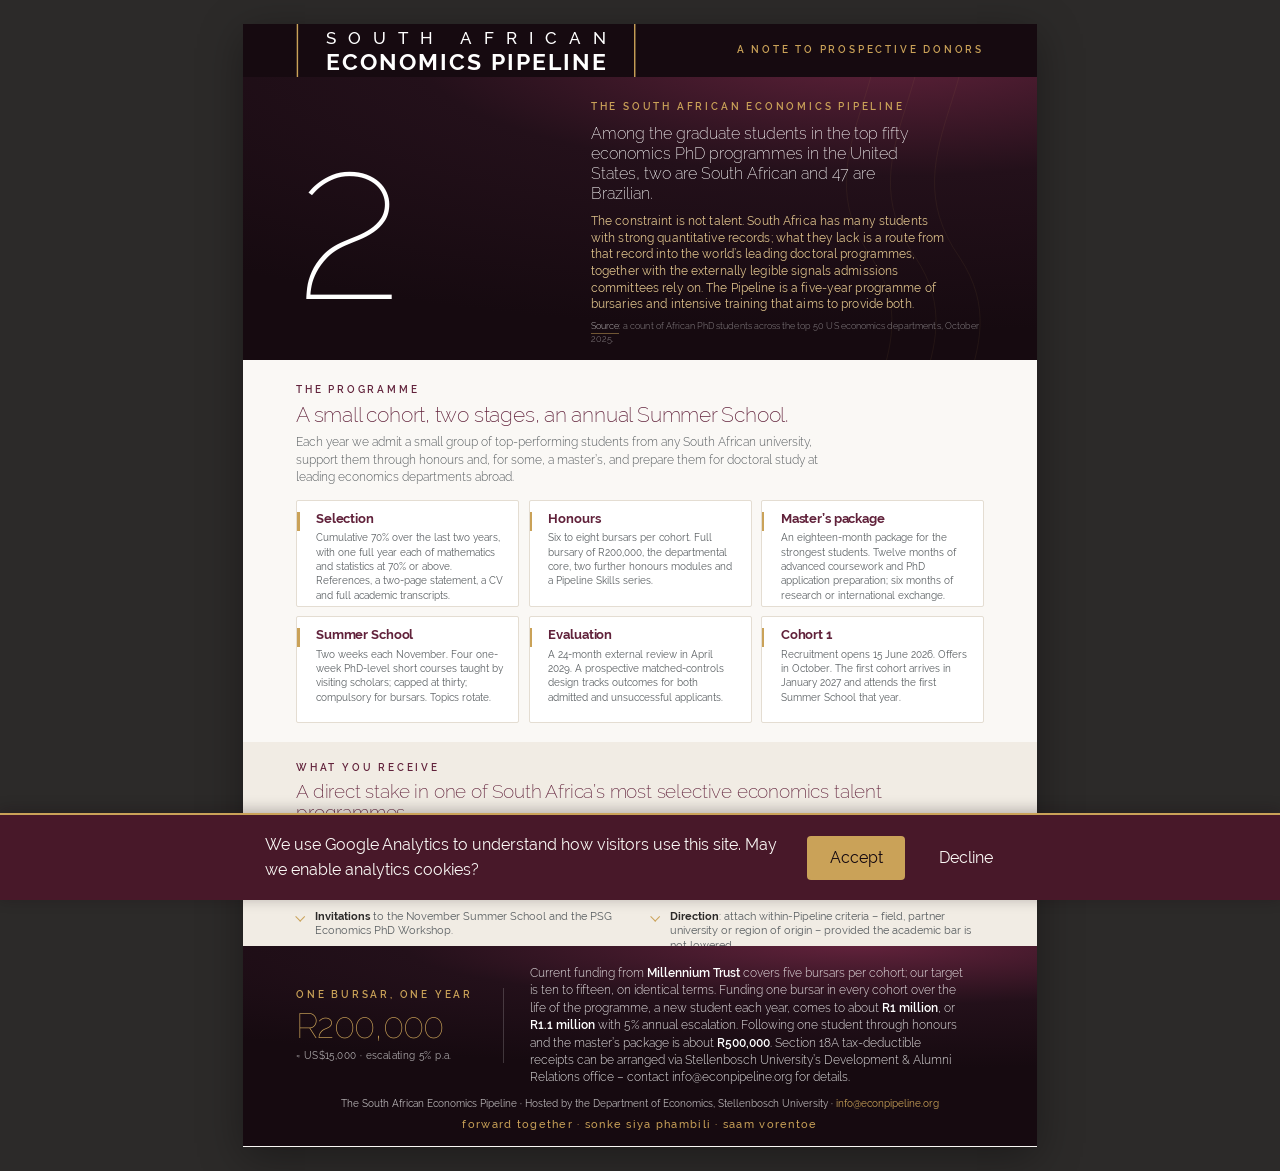
<file: donor-factsheet.html>
<!DOCTYPE html>
<html lang="en">
<head>
<meta charset="utf-8">
<meta name="viewport" content="width=device-width, initial-scale=1">
<title>The South African Economics Pipeline &ndash; Donor factsheet</title>
<meta name="description" content="A note to prospective donors of the South African Economics Pipeline.">

<!-- Preload above-the-fold fonts to keep Raleway weights consistent in print -->
<link rel="preload" as="font" type="font/ttf" href="assets/fonts/Raleway-Thin.ttf" crossorigin>
<link rel="preload" as="font" type="font/ttf" href="assets/fonts/Raleway-ExtraLight.ttf" crossorigin>
<link rel="preload" as="font" type="font/ttf" href="assets/fonts/Raleway-Light.ttf" crossorigin>
<link rel="preload" as="font" type="font/ttf" href="assets/fonts/Raleway-Regular.ttf" crossorigin>
<link rel="preload" as="font" type="font/ttf" href="assets/fonts/Raleway-SemiBold.ttf" crossorigin>
<link rel="preload" as="font" type="font/ttf" href="assets/fonts/Raleway-Bold.ttf" crossorigin>

<link rel="stylesheet" href="assets/css/styles.css">
<link rel="stylesheet" href="assets/css/factsheet.css">

<!-- Analytics (Google Analytics 4) – loads only after consent; see assets/js/analytics.js -->
<script defer src="assets/js/analytics.js"></script>
</head>
<body class="fs">

<div class="sheet">

  <!-- ============================== 1. MASTHEAD ============================ -->
  <header class="fs-masthead">
    <span class="wordmark wordmark--factsheet" aria-label="South African Economics Pipeline">
      <svg class="wordmark__svg" viewBox="0 0 240 48" xmlns="http://www.w3.org/2000/svg" role="img" aria-hidden="true">
        <rect x="1" y="1" width="238" height="46" fill="none" stroke="#caa258" stroke-width="1"/>
        <text x="120" y="20" text-anchor="middle" textLength="198" lengthAdjust="spacing"
              font-family="Raleway, system-ui, sans-serif" font-weight="500" font-size="12" fill="currentColor">SOUTH AFRICAN</text>
        <text x="120" y="38" text-anchor="middle" textLength="198" lengthAdjust="spacing"
              font-family="Raleway, system-ui, sans-serif" font-weight="700" font-size="16" fill="currentColor">ECONOMICS PIPELINE</text>
      </svg>
    </span>
    <p class="label">A note to prospective donors</p>
  </header>

  <!-- ============================== 2. HERO ================================ -->
  <section class="fs-hero">
    <svg class="hero__lines" viewBox="0 0 1440 900" preserveAspectRatio="xMidYMid slice" aria-hidden="true">
      <path d="M1120 -40 C 1240 180, 1000 320, 1140 520 C 1260 700, 1040 820, 1180 980" />
      <path d="M1200 -40 C 1320 180, 1080 320, 1220 520 C 1340 700, 1120 820, 1260 980" />
      <path d="M1280 -40 C 1400 180, 1160 320, 1300 520 C 1420 700, 1200 820, 1340 980" />
    </svg>

    <div class="fs-hero__grid">
      <div>
        <span class="hero__num">2</span>
      </div>
      <div>
        <p class="label label--gold">The South African Economics Pipeline</p>
        <p class="fs-hero__lead">
          Among the graduate students in the top fifty economics PhD
          programmes in the United States, two are South African and
          47 are Brazilian.
        </p>
        <p class="fs-hero__claim">
          The constraint is not talent. South Africa has many students
          with strong quantitative records; what they lack is a route
          from that record into the world&rsquo;s leading doctoral
          programmes, together with the externally legible signals
          admissions committees rely on. The Pipeline is a five-year
          programme of bursaries and intensive training that aims to
          provide both.
        </p>
        <p class="fs-hero__source">
          <a href="https://www.ourlongwalk.com/p/the-thin-pipeline" target="_blank" rel="noopener">Source</a>:
          a count of African PhD students across the top 50 US economics departments, October 2025.
        </p>
      </div>
    </div>
  </section>

  <!-- ============================== 3. PROGRAMME IN BRIEF ================== -->
  <section class="fs-brief">
    <p class="label">The programme</p>
    <h2 class="fs-brief__title">A small cohort, two stages, an annual Summer School.</h2>
    <p class="fs-brief__lede">
      Each year we admit a small group of top-performing students from any
      South African university, support them through honours and, for some,
      a master&rsquo;s, and prepare them for doctoral study at leading
      economics departments abroad.
    </p>

    <div class="fs-grid">
      <article class="fs-card">
        <h3 class="fs-card__title">Selection</h3>
        <p class="fs-card__body">
          Cumulative 70% over the last two years, with one full year each
          of mathematics and statistics at 70% or above. References, a
          two-page statement, a CV and full academic transcripts.
        </p>
      </article>
      <article class="fs-card">
        <h3 class="fs-card__title">Honours</h3>
        <p class="fs-card__body">
          Six to eight bursars per cohort. Full bursary of R200,000, the
          departmental core, two further honours modules and a Pipeline
          Skills series.
        </p>
      </article>
      <article class="fs-card">
        <h3 class="fs-card__title">Master&rsquo;s package</h3>
        <p class="fs-card__body">
          An eighteen-month package for the strongest students. Twelve
          months of advanced coursework and PhD application preparation;
          six months of research or international exchange.
        </p>
      </article>
      <article class="fs-card">
        <h3 class="fs-card__title">Summer School</h3>
        <p class="fs-card__body">
          Two weeks each November. Four one-week PhD-level short courses
          taught by visiting scholars; capped at thirty; compulsory for
          bursars. Topics rotate.
        </p>
      </article>
      <article class="fs-card">
        <h3 class="fs-card__title">Evaluation</h3>
        <p class="fs-card__body">
          A 24-month external review in April 2029. A prospective
          matched-controls design tracks outcomes for both admitted and
          unsuccessful applicants.
        </p>
      </article>
      <article class="fs-card">
        <h3 class="fs-card__title">Cohort 1</h3>
        <p class="fs-card__body">
          Recruitment opens 15 June 2026. Offers in October. The
          first cohort arrives in January 2027 and attends the first
          Summer School that year.
        </p>
      </article>
    </div>
  </section>

  <!-- ============================== 4. WHAT YOU RECEIVE ===================== -->
  <section class="fs-ask">
    <p class="label">What you receive</p>
    <h2 class="fs-ask__title">A direct stake in one of South Africa&rsquo;s most selective economics talent programmes.</h2>
    <p class="fs-ask__lede">
      A donor may fund <strong>one bursary</strong> or several, on identical terms.
      Each commitment carries the recognition below, and donors may direct
      their support within the programme&rsquo;s own selection standards.
    </p>
    <ul class="fs-asks">
      <li><strong>A named bursary</strong> &ndash; &ldquo;the [Donor] Pipeline Bursar&rdquo; &ndash; or fully anonymous, your choice.</li>
      <li><strong>An annual one-page report</strong> on the bursar you support, or on cohort outcomes for anonymous gifts.</li>
      <li><strong>Invitations</strong> to the November Summer School and the PSG Economics PhD Workshop.</li>
      <li><strong>Direction</strong>: attach within-Pipeline criteria &ndash; field, partner university or region of origin &ndash; provided the academic bar is not lowered.</li>
    </ul>
  </section>

  <!-- ============================== 5. HELP US GROW ======================== -->
  <section class="fs-grow">
    <div class="fs-grow__figure">
      <p class="fs-grow__label">One bursar, one year</p>
      <span class="fs-grow__amount">R200,000</span>
      <span class="fs-grow__sub">&asymp; US$15,000 &middot; escalating 5% p.a.</span>
    </div>
    <p class="fs-grow__copy">
      Current funding from <strong>Millennium Trust</strong> covers
      five bursars per cohort; our target is ten to fifteen, on identical
      terms. Funding one bursar in every cohort over the life of the
      programme, a new student each year, comes to about
      <strong>R1 million</strong>, or <strong>R1.1 million</strong> with
      5% annual escalation. Following one student through honours and the
      master&rsquo;s package is about <strong>R500,000</strong>. Section 18A
      tax-deductible receipts can be arranged via Stellenbosch
      University&rsquo;s Development &amp; Alumni Relations office &ndash;
      contact <a href="mailto:info@econpipeline.org">info@econpipeline.org</a> for details.
    </p>
  </section>

  <!-- ============================== 6. FOOTER ============================== -->
  <footer class="fs-footer">
    <p class="fs-footer__line">
      The South African Economics Pipeline &middot; Hosted by the Department of Economics, Stellenbosch University &middot; <a href="mailto:info@econpipeline.org">info@econpipeline.org</a>
    </p>
    <p class="fs-footer__slogan">forward together &middot; sonke siya phambili &middot; saam vorentoe</p>
  </footer>

</div>

</body>
</html>
</file>
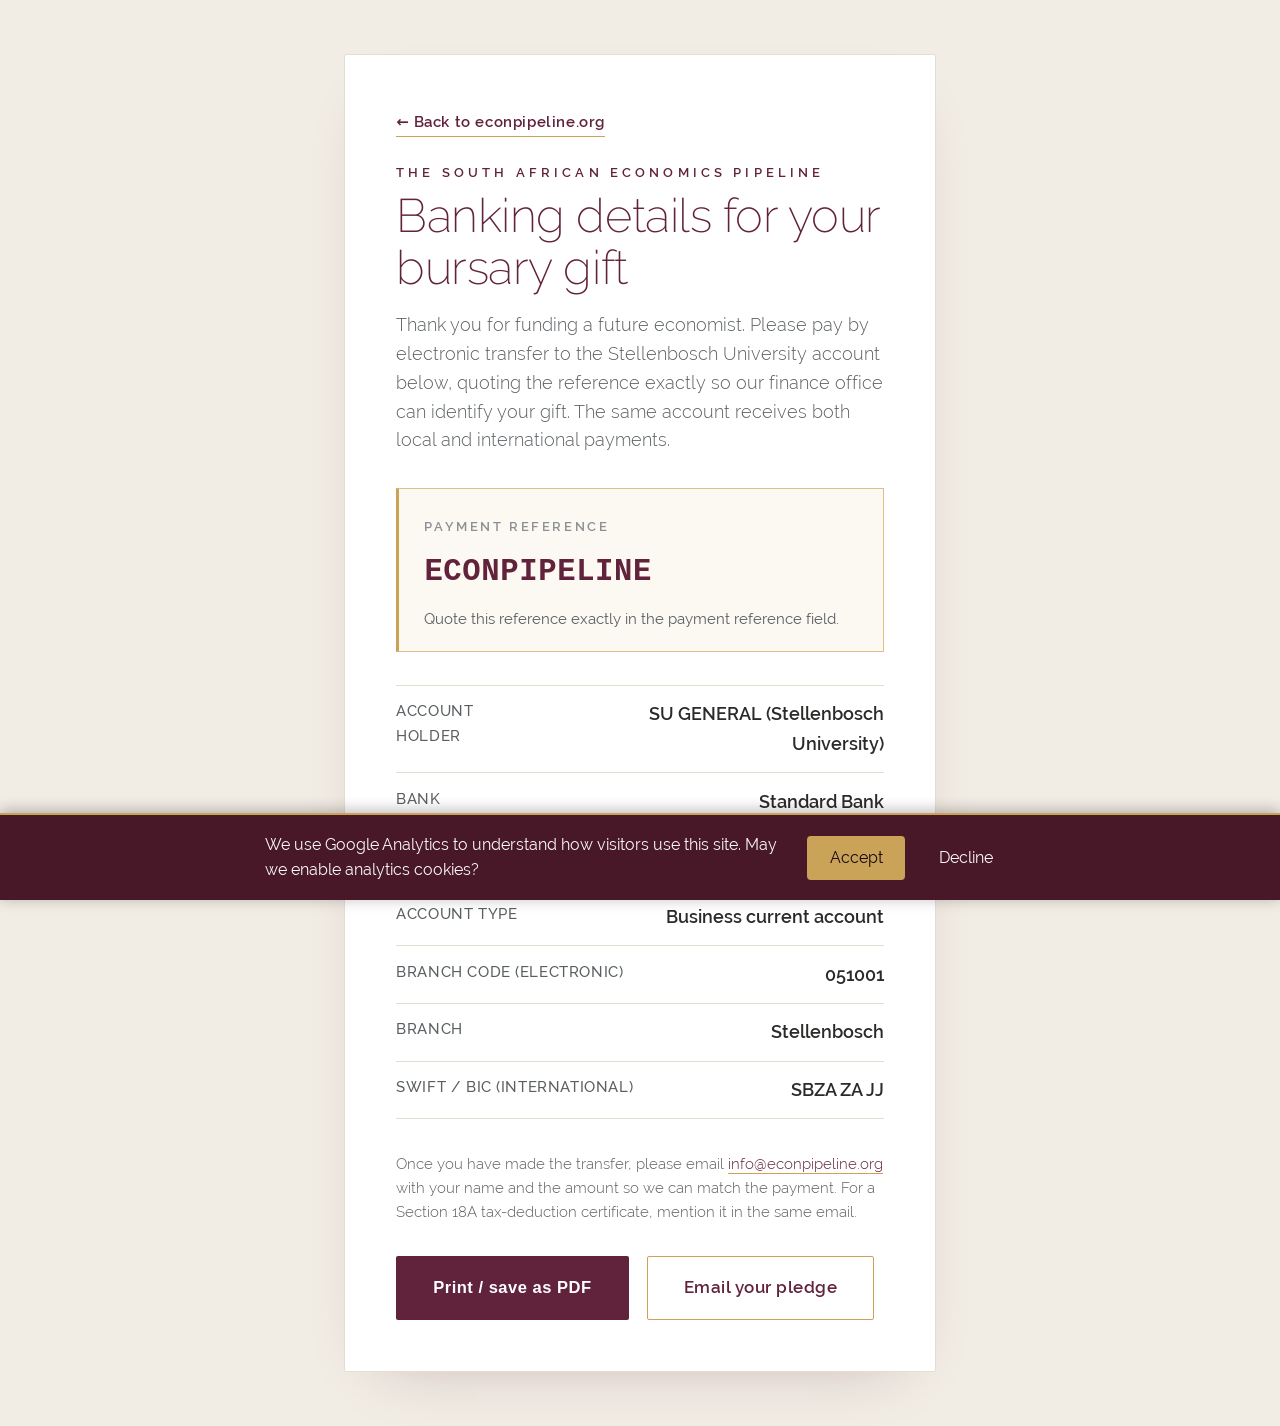
<file: give.html>
<!DOCTYPE html>
<html lang="en">
<head>
<meta charset="utf-8">
<meta name="viewport" content="width=device-width, initial-scale=1">
<title>Fund a bursary &ndash; banking details &middot; The South African Economics Pipeline</title>
<meta name="description" content="Banking details for funding a bursary in The South African Economics Pipeline, hosted by the Department of Economics, Stellenbosch University.">
<meta name="robots" content="noindex">

<link rel="preload" as="font" type="font/ttf" href="assets/fonts/Raleway-Thin.ttf" crossorigin>
<link rel="preload" as="font" type="font/ttf" href="assets/fonts/Raleway-Regular.ttf" crossorigin>
<link rel="preload" as="font" type="font/ttf" href="assets/fonts/Raleway-SemiBold.ttf" crossorigin>
<link rel="stylesheet" href="assets/css/styles.css">

<style>
  /* Standalone, printable banking sheet. Tokens reused from styles.css. */
  body{ background:var(--paper-alt); }
  .sheet-wrap{ max-width:720px; margin-inline:auto; padding:clamp(1.4rem,5vw,3rem) var(--pad); }
  .sheet{ background:#fff; border:1px solid var(--line); border-radius:2px; padding:clamp(1.8rem,4vw,3rem); box-shadow:0 24px 60px -40px rgba(97,34,59,.35); }
  .sheet__back{ display:inline-block; margin-bottom:1.4rem; font-size:.82rem; font-weight:600; letter-spacing:.04em; color:var(--maroon); border-bottom:1px solid var(--gold); padding-bottom:1px; }
  .sheet__back:hover{ color:var(--ink); }
  .sheet h1{ font-weight:200; font-size:clamp(1.8rem,4vw,2.6rem); line-height:1.1; color:var(--maroon); letter-spacing:-.01em; margin:.4rem 0 1rem; }
  .sheet__intro{ font-weight:300; color:var(--grey); max-width:60ch; line-height:1.6; }

  .sheet-ref{ margin:1.8rem 0; border:1px solid var(--gold-soft); border-left:3px solid var(--gold); background:#fcf9f2; padding:1.2rem 1.4rem; }
  .sheet-ref__label{ font-size:.72rem; font-weight:600; letter-spacing:.2em; text-transform:uppercase; color:var(--grey-soft); }
  .sheet-ref__value{ display:block; margin-top:.4rem; font-size:clamp(1.3rem,3vw,1.7rem); font-weight:700; letter-spacing:.02em; color:var(--maroon); }
  .sheet-ref__note{ margin-top:.5rem; font-size:.86rem; color:var(--grey); line-height:1.5; }
  .sheet-amount{ font-weight:700; color:var(--maroon); }

  .sheet-bank{ margin-top:1.6rem; border-top:1px solid var(--line); }
  .sheet-bank__row{ display:flex; justify-content:space-between; gap:1.4rem; padding:.75rem 0; border-bottom:1px solid var(--line); }
  .sheet-bank__row dt{ font-size:.82rem; font-weight:500; letter-spacing:.04em; color:var(--grey); text-transform:uppercase; }
  .sheet-bank__row dd{ font-weight:600; color:var(--black); text-align:right; }

  .sheet__foot{ margin-top:1.8rem; font-size:.86rem; font-weight:300; color:var(--grey); line-height:1.55; }
  .sheet__foot a{ color:var(--maroon); border-bottom:1px solid var(--gold); }
  .sheet__actions{ margin-top:1.8rem; display:flex; gap:1rem; flex-wrap:wrap; }

  @media print{
    body{ background:#fff; }
    .sheet{ box-shadow:none; border:0; padding:0; }
    .sheet__back, .sheet__actions{ display:none; }
    .sheet-ref{ background:#fff; }
  }
</style>

<!-- Analytics (Google Analytics 4) – loads only after consent; see assets/js/analytics.js -->
<script defer src="assets/js/analytics.js"></script>
</head>
<body>

<div class="sheet-wrap">
  <div class="sheet">
    <a class="sheet__back" href="index.html#donors">&larr; Back to econpipeline.org</a>
    <p class="label">The South African Economics Pipeline</p>
    <h1>Banking details for your bursary gift</h1>
    <p class="sheet__intro">Thank you for funding a future economist. Please pay by electronic transfer to the Stellenbosch University account below, quoting the reference exactly so our finance office can identify your gift. The same account receives both local and international payments.</p>

    <div class="sheet-ref">
      <span class="sheet-ref__label">Payment reference</span>
      <code class="sheet-ref__value" id="sheetRef">ECONPIPELINE</code>
      <p class="sheet-ref__note" id="sheetAmountNote"></p>
    </div>

    <!-- BANK DETAILS: keep in sync with the modal in index.html -->
    <dl class="sheet-bank">
      <div class="sheet-bank__row"><dt>Account holder</dt><dd>SU GENERAL (Stellenbosch University)</dd></div>
      <div class="sheet-bank__row"><dt>Bank</dt><dd>Standard Bank</dd></div>
      <div class="sheet-bank__row"><dt>Account number</dt><dd>073006955</dd></div>
      <div class="sheet-bank__row"><dt>Account type</dt><dd>Business current account</dd></div>
      <div class="sheet-bank__row"><dt>Branch code (electronic)</dt><dd>051001</dd></div>
      <div class="sheet-bank__row"><dt>Branch</dt><dd>Stellenbosch</dd></div>
      <div class="sheet-bank__row"><dt>SWIFT / BIC (international)</dt><dd>SBZA ZA JJ</dd></div>
    </dl>

    <p class="sheet__foot">Once you have made the transfer, please email <a href="mailto:info@econpipeline.org">info@econpipeline.org</a> with your name and the amount so we can match the payment. For a Section&nbsp;18A tax-deduction certificate, mention it in the same email.</p>

    <div class="sheet__actions">
      <button type="button" class="btn btn--solid" onclick="window.print()">Print / save as PDF</button>
      <a class="btn btn--ghost-dark" href="mailto:info@econpipeline.org?subject=The%20South%20African%20Economics%20Pipeline%20%E2%80%93%20bursary%20pledge">Email your pledge</a>
    </div>
  </div>
</div>

<script>
  /* Personalise the reference and amount from ?name= / ?amt= — textContent only (no innerHTML), so reflected input cannot inject markup. */
  (function () {
    "use strict";
    var params = new URLSearchParams(window.location.search);
    function surnameRef(name) {
      if (!name) return "ECONPIPELINE";
      var parts = name.trim().split(/\s+/);
      var surname = parts[parts.length - 1].toUpperCase().replace(/[^A-Z]/g, "");
      if (!surname) return "ECONPIPELINE";
      return ("ECONPIPELINE " + surname).slice(0, 20).trim();
    }
    var ref = surnameRef(params.get("name"));
    document.getElementById("sheetRef").textContent = ref;

    var amt = (params.get("amt") || "").replace(/[^0-9]/g, "");
    var note = document.getElementById("sheetAmountNote");
    if (amt) {
      var pretty = "R" + Number(amt).toLocaleString("en-ZA");
      note.textContent = "Intended gift: ";
      var strong = document.createElement("span");
      strong.className = "sheet-amount";
      strong.textContent = pretty + ".";
      note.appendChild(strong);
    } else {
      note.textContent = "Quote this reference exactly in the payment reference field.";
    }
  })();
</script>
</body>
</html>
</file>
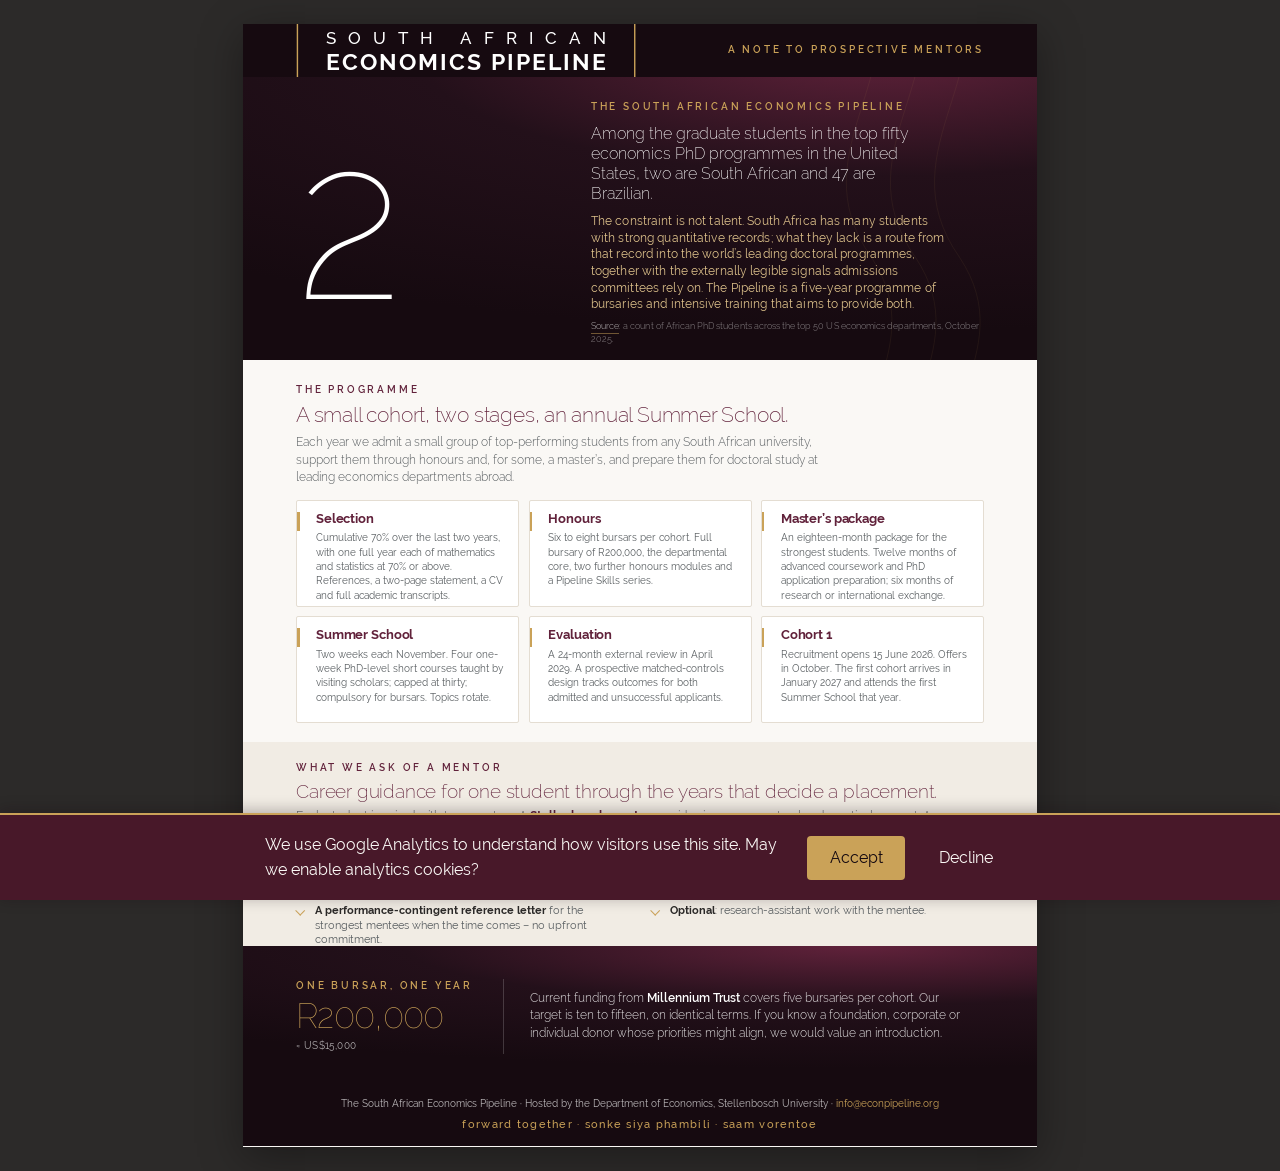
<file: mentor-factsheet.html>
<!DOCTYPE html>
<html lang="en">
<head>
<meta charset="utf-8">
<meta name="viewport" content="width=device-width, initial-scale=1">
<title>The South African Economics Pipeline &ndash; Mentor factsheet</title>
<meta name="description" content="A note to prospective mentors of the South African Economics Pipeline.">

<!-- Preload above-the-fold fonts to keep Raleway weights consistent in print -->
<link rel="preload" as="font" type="font/ttf" href="assets/fonts/Raleway-Thin.ttf" crossorigin>
<link rel="preload" as="font" type="font/ttf" href="assets/fonts/Raleway-ExtraLight.ttf" crossorigin>
<link rel="preload" as="font" type="font/ttf" href="assets/fonts/Raleway-Light.ttf" crossorigin>
<link rel="preload" as="font" type="font/ttf" href="assets/fonts/Raleway-Regular.ttf" crossorigin>
<link rel="preload" as="font" type="font/ttf" href="assets/fonts/Raleway-SemiBold.ttf" crossorigin>
<link rel="preload" as="font" type="font/ttf" href="assets/fonts/Raleway-Bold.ttf" crossorigin>

<link rel="stylesheet" href="assets/css/styles.css">
<link rel="stylesheet" href="assets/css/factsheet.css">

<!-- Analytics (Google Analytics 4) – loads only after consent; see assets/js/analytics.js -->
<script defer src="assets/js/analytics.js"></script>
</head>
<body class="fs">

<div class="sheet">

  <!-- ============================== 1. MASTHEAD ============================ -->
  <header class="fs-masthead">
    <span class="wordmark wordmark--factsheet" aria-label="South African Economics Pipeline">
      <svg class="wordmark__svg" viewBox="0 0 240 48" xmlns="http://www.w3.org/2000/svg" role="img" aria-hidden="true">
        <rect x="1" y="1" width="238" height="46" fill="none" stroke="#caa258" stroke-width="1"/>
        <text x="120" y="20" text-anchor="middle" textLength="198" lengthAdjust="spacing"
              font-family="Raleway, system-ui, sans-serif" font-weight="500" font-size="12" fill="currentColor">SOUTH AFRICAN</text>
        <text x="120" y="38" text-anchor="middle" textLength="198" lengthAdjust="spacing"
              font-family="Raleway, system-ui, sans-serif" font-weight="700" font-size="16" fill="currentColor">ECONOMICS PIPELINE</text>
      </svg>
    </span>
    <p class="label">A note to prospective mentors</p>
  </header>

  <!-- ============================== 2. HERO ================================ -->
  <section class="fs-hero">
    <svg class="hero__lines" viewBox="0 0 1440 900" preserveAspectRatio="xMidYMid slice" aria-hidden="true">
      <path d="M1120 -40 C 1240 180, 1000 320, 1140 520 C 1260 700, 1040 820, 1180 980" />
      <path d="M1200 -40 C 1320 180, 1080 320, 1220 520 C 1340 700, 1120 820, 1260 980" />
      <path d="M1280 -40 C 1400 180, 1160 320, 1300 520 C 1420 700, 1200 820, 1340 980" />
    </svg>

    <div class="fs-hero__grid">
      <div>
        <span class="hero__num">2</span>
      </div>
      <div>
        <p class="label label--gold">The South African Economics Pipeline</p>
        <p class="fs-hero__lead">
          Among the graduate students in the top fifty economics PhD
          programmes in the United States, two are South African and
          47 are Brazilian.
        </p>
        <p class="fs-hero__claim">
          The constraint is not talent. South Africa has many students
          with strong quantitative records; what they lack is a route
          from that record into the world&rsquo;s leading doctoral
          programmes, together with the externally legible signals
          admissions committees rely on. The Pipeline is a five-year
          programme of bursaries and intensive training that aims to
          provide both.
        </p>
        <p class="fs-hero__source">
          <a href="https://www.ourlongwalk.com/p/the-thin-pipeline" target="_blank" rel="noopener">Source</a>:
          a count of African PhD students across the top 50 US economics departments, October 2025.
        </p>
      </div>
    </div>
  </section>

  <!-- ============================== 3. PROGRAMME IN BRIEF ================== -->
  <section class="fs-brief">
    <p class="label">The programme</p>
    <h2 class="fs-brief__title">A small cohort, two stages, an annual Summer School.</h2>
    <p class="fs-brief__lede">
      Each year we admit a small group of top-performing students from any
      South African university, support them through honours and, for some,
      a master&rsquo;s, and prepare them for doctoral study at leading
      economics departments abroad.
    </p>

    <div class="fs-grid">
      <article class="fs-card">
        <h3 class="fs-card__title">Selection</h3>
        <p class="fs-card__body">
          Cumulative 70% over the last two years, with one full year each
          of mathematics and statistics at 70% or above. References, a
          two-page statement, a CV and full academic transcripts.
        </p>
      </article>
      <article class="fs-card">
        <h3 class="fs-card__title">Honours</h3>
        <p class="fs-card__body">
          Six to eight bursars per cohort. Full bursary of R200,000, the
          departmental core, two further honours modules and a Pipeline
          Skills series.
        </p>
      </article>
      <article class="fs-card">
        <h3 class="fs-card__title">Master&rsquo;s package</h3>
        <p class="fs-card__body">
          An eighteen-month package for the strongest students. Twelve
          months of advanced coursework and PhD application preparation;
          six months of research or international exchange.
        </p>
      </article>
      <article class="fs-card">
        <h3 class="fs-card__title">Summer School</h3>
        <p class="fs-card__body">
          Two weeks each November. Four one-week PhD-level short courses
          taught by visiting scholars; capped at thirty; compulsory for
          bursars. Topics rotate.
        </p>
      </article>
      <article class="fs-card">
        <h3 class="fs-card__title">Evaluation</h3>
        <p class="fs-card__body">
          A 24-month external review in April 2029. A prospective
          matched-controls design tracks outcomes for both admitted and
          unsuccessful applicants.
        </p>
      </article>
      <article class="fs-card">
        <h3 class="fs-card__title">Cohort 1</h3>
        <p class="fs-card__body">
          Recruitment opens 15 June 2026. Offers in October. The
          first cohort arrives in January 2027 and attends the first
          Summer School that year.
        </p>
      </article>
    </div>
  </section>

  <!-- ============================== 4. WHAT WE ASK ========================= -->
  <section class="fs-ask">
    <p class="label">What we ask of a mentor</p>
    <h2 class="fs-ask__title">Career guidance for one student through the years that decide a placement.</h2>
    <p class="fs-ask__lede">
      Each student is paired with two mentors. A <strong>Stellenbosch
      mentor</strong> provides in-person pastoral and practical support.
      An <strong>external mentor</strong> &ndash; the role this document
      invites &ndash; provides career guidance toward a top doctoral
      programme.
    </p>
    <ul class="fs-asks">
      <li><strong>Roughly monthly contact</strong> with your mentee, about an hour, by video; more frequent in the months before applications.</li>
      <li><strong>Career guidance</strong>: course choices, research exposure, where to apply, how to read an offer set, and the relationships behind good letters.</li>
      <li><strong>A performance-contingent reference letter</strong> for the strongest mentees when the time comes &ndash; no upfront commitment.</li>
      <li><strong>Optional</strong>: research-assistant work with the mentee.</li>
    </ul>
  </section>

  <!-- ============================== 5. HELP US GROW ======================== -->
  <section class="fs-grow">
    <div class="fs-grow__figure">
      <p class="fs-grow__label">One bursar, one year</p>
      <span class="fs-grow__amount">R200,000</span>
      <span class="fs-grow__sub">&asymp; US$15,000</span>
    </div>
    <p class="fs-grow__copy">
      Current funding from <strong>Millennium Trust</strong>
      covers five bursaries per cohort. Our target
      is ten to fifteen, on identical terms. If you know a foundation,
      corporate or individual donor whose priorities might align, we
      would value an introduction.
    </p>
  </section>

  <!-- ============================== 6. FOOTER ============================== -->
  <footer class="fs-footer">
    <p class="fs-footer__line">
      The South African Economics Pipeline &middot; Hosted by the Department of Economics, Stellenbosch University &middot; <a href="mailto:info@econpipeline.org">info@econpipeline.org</a>
    </p>
    <p class="fs-footer__slogan">forward together &middot; sonke siya phambili &middot; saam vorentoe</p>
  </footer>

</div>

</body>
</html>
</file>
<file: assets/css/styles.css>
/* =============================================================================
   The South African Economics Pipeline
   Design system – Raleway only, mastered by weight.
   Palette derived from the SU Brand Manual v3, used with restraint.
   ========================================================================== */

/* ---------- Fonts (self-hosted Raleway) ---------- */
@font-face { font-family:"Raleway"; font-weight:100; font-style:normal; font-display:swap; src:url("../fonts/Raleway-Thin.ttf") format("truetype"); }
@font-face { font-family:"Raleway"; font-weight:200; font-style:normal; font-display:swap; src:url("../fonts/Raleway-ExtraLight.ttf") format("truetype"); }
@font-face { font-family:"Raleway"; font-weight:300; font-style:normal; font-display:swap; src:url("../fonts/Raleway-Light.ttf") format("truetype"); }
@font-face { font-family:"Raleway"; font-weight:300; font-style:italic; font-display:swap; src:url("../fonts/Raleway-Light-Italic.ttf") format("truetype"); }
@font-face { font-family:"Raleway"; font-weight:400; font-style:normal; font-display:swap; src:url("../fonts/Raleway-Regular.ttf") format("truetype"); }
@font-face { font-family:"Raleway"; font-weight:400; font-style:italic; font-display:swap; src:url("../fonts/Raleway-Regular-Italic.ttf") format("truetype"); }
@font-face { font-family:"Raleway"; font-weight:500; font-style:normal; font-display:swap; src:url("../fonts/Raleway-Medium.ttf") format("truetype"); }
@font-face { font-family:"Raleway"; font-weight:600; font-style:normal; font-display:swap; src:url("../fonts/Raleway-SemiBold.ttf") format("truetype"); }
@font-face { font-family:"Raleway"; font-weight:700; font-style:normal; font-display:swap; src:url("../fonts/Raleway-Bold.ttf") format("truetype"); }
@font-face { font-family:"Raleway"; font-weight:800; font-style:normal; font-display:swap; src:url("../fonts/Raleway-ExtraBold.ttf") format("truetype"); }

/* ---------- Tokens ---------- */
:root{
  --ink:#160a10;
  --ink-2:#23101a;
  --maroon:#61223b;
  --maroon-deep:#481829;
  --gold:#caa258;
  --gold-soft:#dcc08a;
  --paper:#faf8f5;
  --paper-alt:#f1ece4;
  --black:#2c2a29;
  --grey:#5a5f62;
  --grey-soft:#8a8f91;
  --line:#e4ddd2;
  --teal:#2cccd3;

  --wrap:1180px;
  --pad:clamp(1.4rem, 5vw, 4rem);
  --sec:clamp(5rem, 11vw, 9rem);

  --ease:cubic-bezier(.22,.61,.36,1);
}

/* ---------- Reset / base ---------- */
*,*::before,*::after{ box-sizing:border-box; margin:0; padding:0; }
html{
  scroll-behavior:smooth; -webkit-text-size-adjust:100%;
  /* Fluid base size: ~17px on phones, up to 18px on desktop. Everything in rem scales with this. */
  font-size:clamp(16.8px, 1rem + 0.22vw, 18px);
}
body{
  font-family:"Raleway", "Trebuchet MS", system-ui, sans-serif;
  font-weight:400;
  font-feature-settings:"liga" 0, "clig" 0;   /* disable ligatures per brand */
  color:var(--black);
  background:var(--paper);
  line-height:1.65;
  -webkit-font-smoothing:antialiased;
  text-rendering:optimizeLegibility;
  overflow-x:hidden;
}
img{ display:block; max-width:100%; }
a{ color:inherit; text-decoration:none; }
ul,ol{ list-style:none; }
::selection{ background:var(--gold); color:var(--ink); }

.wrap{ width:100%; max-width:var(--wrap); margin-inline:auto; padding-inline:var(--pad); }

/* ---------- Shared typography ---------- */
.label{
  font-size:.72rem; font-weight:600; letter-spacing:.32em; text-transform:uppercase;
  color:var(--maroon);
}
.label--gold{ color:var(--gold); }

.display{
  font-weight:200;
  font-size:clamp(2.1rem, 5.2vw, 4rem);
  line-height:1.08;
  letter-spacing:-.01em;
  color:#fff;
  margin-top:1.1rem;
}
.display--dark{ color:var(--maroon); }

.lede{
  font-weight:300;
  font-size:clamp(1.05rem, 1.6vw, 1.32rem);
  line-height:1.6;
  color:var(--grey);
  max-width:52ch;
  margin-top:1.5rem;
}

.section--dark .lede{ color:rgba(255,255,255,.78); }

/* Section scaffolding */
section{ position:relative; }
.section--light{ background:var(--paper); padding-block:var(--sec); }
.section--alt{ background:var(--paper-alt); }
.section--dark{
  background:
    radial-gradient(120% 90% at 78% 0%, var(--maroon) 0%, var(--ink-2) 48%, var(--ink) 100%);
  color:#fff;
  padding-block:var(--sec);
}

.section-head{ max-width:62ch; margin-bottom:clamp(2.5rem,5vw,4rem); }

/* =============================================================================
   NAV
   ========================================================================== */
.nav{
  position:fixed; inset:0 0 auto 0; z-index:60;
  transition:background .4s var(--ease), box-shadow .4s var(--ease), transform .4s var(--ease);
}
.nav__inner{
  max-width:1320px; margin-inline:auto; padding:1.05rem var(--pad);
  display:flex; align-items:center; justify-content:space-between; gap:1rem;
}
.wordmark{ display:flex; align-items:center; color:#fff; }
.wordmark__svg{ display:block; height:54px; width:auto; }

.nav__links{ display:flex; gap:2.2rem; }
.nav__links a{
  font-size:.84rem; font-weight:500; letter-spacing:.04em; color:rgba(255,255,255,.82);
  position:relative; padding-block:.3rem; transition:color .25s var(--ease);
}
.nav__links a::after{
  content:""; position:absolute; left:0; bottom:0; height:1.5px; width:0; background:var(--gold);
  transition:width .3s var(--ease);
}
.nav__links a:hover,.nav__links a.active{ color:#fff; }
.nav__links a.active::after,.nav__links a:hover::after{ width:100%; }

/* scrolled state → solid paper (no backdrop blur: avoids scroll-repaint stutter) */
.nav.scrolled{ background:rgba(250,248,245,.98); box-shadow:0 1px 0 var(--line); }
.nav.scrolled .wordmark{ color:var(--maroon); }
.nav.scrolled .nav__links a{ color:var(--grey); }
.nav.scrolled .nav__links a:hover,.nav.scrolled .nav__links a.active{ color:var(--maroon); }
.nav.scrolled .nav__toggle span{ background:var(--maroon); }

/* hide nav when scrolling down (optional subtle) */
.nav.hide{ transform:translateY(-100%); }

.nav__toggle{ display:none; background:none; border:0; cursor:pointer; width:30px; height:22px; position:relative; }
.nav__toggle span{ position:absolute; left:0; height:2px; width:100%; background:#fff; transition:.3s var(--ease); }
.nav__toggle span:nth-child(1){ top:0; }
.nav__toggle span:nth-child(2){ top:10px; }
.nav__toggle span:nth-child(3){ top:20px; }
.nav__toggle[aria-expanded="true"] span:nth-child(1){ top:10px; transform:rotate(45deg); background:#fff; }
.nav__toggle[aria-expanded="true"] span:nth-child(2){ opacity:0; }
.nav__toggle[aria-expanded="true"] span:nth-child(3){ top:10px; transform:rotate(-45deg); background:#fff; }

/* Mobile menu overlay */
.menu{
  position:fixed; inset:0; z-index:55; background:var(--ink);
  display:flex; align-items:center; justify-content:center;
  opacity:0; visibility:hidden; transition:opacity .4s var(--ease), visibility .4s var(--ease);
}
.menu.open{ opacity:1; visibility:visible; }
.menu nav{ display:flex; flex-direction:column; gap:1.6rem; text-align:center; }
.menu a{ font-size:1.8rem; font-weight:200; color:#fff; letter-spacing:.01em; }
.menu a:hover{ color:var(--gold); }

/* =============================================================================
   HERO
   ========================================================================== */
.hero{
  min-height:86svh; position:relative; display:flex; flex-direction:column;
  justify-content:center; overflow:hidden;
  background:
    radial-gradient(130% 100% at 80% -10%, var(--maroon) 0%, var(--ink-2) 45%, var(--ink) 100%);
  color:#fff;
  padding:7rem var(--pad) 5rem;
}
.hero__lines{ position:absolute; inset:0; width:100%; height:100%; z-index:1; pointer-events:none; }
.hero__lines path{ fill:none; stroke:var(--gold); stroke-width:1; opacity:.14; }

.hero__inner{ position:relative; z-index:2; max-width:var(--wrap); width:100%; margin-inline:auto; }
/* .hero__num retained for the factsheets */
.hero__num{
  display:inline-block;
  font-weight:100; font-size:clamp(8rem, 27vw, 21rem); line-height:.86;
  letter-spacing:-.04em; color:#fff;
}
.hero__title{
  margin-top:1.4rem; font-weight:200; font-size:clamp(2.3rem, 5.6vw, 4.2rem);
  line-height:1.07; letter-spacing:-.015em; color:#fff; max-width:20ch;
}
.hero__sub{
  margin-top:1.6rem; font-weight:300; font-size:clamp(1.05rem, 1.7vw, 1.3rem);
  line-height:1.55; color:rgba(255,255,255,.82); max-width:52ch;
}
.hero__cta{ margin-top:2.4rem; display:flex; gap:1rem; flex-wrap:wrap; }
.btn--ghost{ background:transparent; color:#fff; border-color:rgba(255,255,255,.45); }
.btn--ghost:hover{ border-color:var(--gold); color:var(--gold); transform:translateY(-2px); }

/* Tertiary cue to the film section – deliberately quieter than the two buttons. */
.hero__film{
  margin-top:1.7rem; display:inline-flex; align-items:center; gap:.65rem;
  font-size:.9rem; font-weight:500; letter-spacing:.02em;
  color:rgba(255,255,255,.72); transition:color .3s var(--ease);
}
.hero__film svg{ width:1.7rem; height:1.7rem; flex-shrink:0; opacity:.8; transition:opacity .3s var(--ease); }
.hero__film:hover{ color:var(--gold); }
.hero__film:hover svg{ opacity:1; }

.hero__scroll{
  position:absolute; left:50%; bottom:2.2rem; transform:translateX(-50%); z-index:3;
  display:flex; flex-direction:column; align-items:center; gap:.6rem;
  font-size:.66rem; letter-spacing:.3em; text-transform:uppercase; color:rgba(255,255,255,.6);
}
.hero__arrow{ width:1px; height:34px; background:linear-gradient(var(--gold), transparent); animation:drop 2.2s var(--ease) infinite; }
@keyframes drop{ 0%{ transform:scaleY(0); transform-origin:top; opacity:0; } 40%{ transform:scaleY(1); opacity:1; } 100%{ transform:scaleY(1) translateY(14px); opacity:0; transform-origin:bottom; } }

/* =============================================================================
   VISION
   ========================================================================== */
.vision__lead{ max-width:60ch; margin-top:1.6rem; display:grid; gap:1.2rem; }
.vision__lead p{ font-weight:300; font-size:clamp(1.05rem,1.55vw,1.3rem); color:rgba(255,255,255,.82); }
.vision__thesis{ color:#fff !important; font-weight:400; font-style:italic; }

.stages{
  margin-top:clamp(3rem,6vw,5rem);
  display:grid; grid-template-columns:repeat(4,1fr); gap:1px;
  background:rgba(255,255,255,.12);
  border:1px solid rgba(255,255,255,.12);
}
.stage{ background:linear-gradient(180deg, rgba(255,255,255,.03), transparent); padding:clamp(1.5rem,2.4vw,2.2rem); position:relative; }
.stage__no{ font-size:.78rem; font-weight:700; letter-spacing:.18em; color:var(--gold); }
.stage h3{ margin:.9rem 0 .7rem; font-weight:600; font-size:1.12rem; color:#fff; line-height:1.2; }
.stage p{ font-weight:300; font-size:.95rem; color:rgba(255,255,255,.7); line-height:1.55; }

/* =============================================================================
   ENDORSEMENT BAND (attached below the hero)
   ========================================================================== */
.endorse-band{
  background:var(--ink); color:#fff;
  border-top:1px solid rgba(202,162,88,.25);
  padding-block:clamp(2rem,4vw,3rem);
}
.endorse-band__inner{ display:flex; align-items:center; gap:clamp(1.4rem,3vw,2.4rem); }
.endorse-band__photo{
  width:84px; height:84px; border-radius:50%; object-fit:cover; object-position:center top;
  flex-shrink:0; filter:grayscale(1); transition:filter .5s var(--ease);
  box-shadow:0 0 0 1px rgba(202,162,88,.4);
}
.endorse-band:hover .endorse-band__photo{ filter:grayscale(0); }
.endorse-band__quote p{
  font-weight:300; font-style:italic; font-size:clamp(1rem,1.5vw,1.25rem);
  line-height:1.55; color:rgba(255,255,255,.92); max-width:72ch;
}
.endorse-band__by{ margin-top:.7rem; font-size:.84rem; letter-spacing:.02em; color:var(--gold-soft); }

/* =============================================================================
   COHORT (the 2027 bursars)
   Portraits rest in a maroon duotone so six very different photos read as one
   set; hover, focus or tap blooms each into colour, lifts it off a gold mat and
   raises the fact panel. Crops are prepared at 4:5 with eyes on a common line.
   ========================================================================== */
.cohort{ scroll-margin-top:4rem; }
.cohort__grid{ display:grid; grid-template-columns:repeat(4,1fr); gap:clamp(2rem,3.4vw,3rem) clamp(1.2rem,2.2vw,2rem); }
.cohort__grid li.reveal:nth-child(4n+2){ transition-delay:.1s; }
.cohort__grid li.reveal:nth-child(4n+3){ transition-delay:.2s; }
.cohort__grid li.reveal:nth-child(4n){ transition-delay:.3s; }

.cohort__card{
  display:flex; flex-direction:column; width:100%; text-align:left;
  background:none; border:0; padding:0; font:inherit; color:inherit; cursor:pointer;
}
.cohort__card:focus-visible{ outline:none; }

.cohort__frame{
  position:relative; display:block; aspect-ratio:4 / 5; overflow:hidden;
  background:var(--ink);
  /* two stacked shadows draw a 1px gold outline that sits hidden behind the photo at rest */
  box-shadow:0 0 0 -1px var(--paper), 0 0 0 0 var(--gold);
  transition:transform .6s var(--ease), box-shadow .6s var(--ease);
}
.cohort__frame img{
  width:100%; height:100%; object-fit:cover;
  /* Archival sepia at rest; full colour when the card opens */
  filter:grayscale(1) sepia(.55) contrast(1.04);
  transition:filter .8s var(--ease), transform 1.2s var(--ease);
}
/* Programme track (Honours / Master's / Predoc), pinned to the portrait */
.cohort__role{
  position:absolute; z-index:2; top:.9rem; left:.9rem;
  padding:.3rem .7rem; border-radius:100px; background:rgba(22,10,16,.72);
  font-size:.62rem; font-weight:700; letter-spacing:.16em; text-transform:uppercase; color:var(--gold-soft);
}
/* Gold index with a short rule that extends when the card opens */
.cohort__no{
  display:flex; align-items:center; gap:.7rem; margin-top:1.25rem;
  font-size:.72rem; font-weight:700; letter-spacing:.18em; color:var(--gold);
}
.cohort__no::after{ content:""; height:1px; width:1.6rem; background:var(--gold); transition:width .6s var(--ease); }
.cohort__fact{
  position:absolute; z-index:2; left:0; right:0; bottom:0;
  padding:3.4rem clamp(1.1rem,1.8vw,1.5rem) clamp(1.1rem,1.8vw,1.5rem);
  background:linear-gradient(0deg, rgba(22,10,16,.95) 0%, rgba(72,24,41,.86) 58%, rgba(72,24,41,0) 100%);
  font-weight:300; font-style:italic; font-size:clamp(.92rem,1.2vw,1.02rem); line-height:1.5; color:#fff;
  transform:translateY(101%); transition:transform .6s var(--ease);
}
.cohort__fact::before{ content:""; display:block; width:2rem; height:1.5px; background:var(--gold); margin-bottom:.8rem; }

.cohort__name{ margin-top:.45rem; font-weight:600; font-size:1.12rem; color:var(--maroon); line-height:1.2; letter-spacing:-.005em; }
.cohort__from{ margin-top:.35rem; font-size:.7rem; font-weight:600; letter-spacing:.16em; text-transform:uppercase; color:var(--grey); }
.cohort__hint-narrow{ display:none; }
.cohort__hint{ margin-top:clamp(2rem,4vw,2.8rem); font-size:.72rem; letter-spacing:.2em; text-transform:uppercase; color:var(--grey-soft); }

/* Open state: hover (real pointers only, so taps don't stick), keyboard focus, or tap via main.js */
@media (hover:hover){
  .cohort__card:hover .cohort__frame{ transform:translate(-6px,-6px); box-shadow:12px 12px 0 -1px var(--paper), 12px 12px 0 0 var(--gold); }
  .cohort__card:hover img{ filter:none; transform:scale(1.03); }
  .cohort__card:hover .cohort__fact{ transform:none; }
  .cohort__card:hover .cohort__no::after{ width:3.2rem; }
}
.cohort__card:focus-visible .cohort__frame,
.cohort__card.is-open .cohort__frame{ transform:translate(-6px,-6px); box-shadow:12px 12px 0 -1px var(--paper), 12px 12px 0 0 var(--gold); }
.cohort__card:focus-visible img,
.cohort__card.is-open img{ filter:none; transform:scale(1.03); }
.cohort__card:focus-visible .cohort__fact,
.cohort__card.is-open .cohort__fact{ transform:none; }
.cohort__card:focus-visible .cohort__no::after,
.cohort__card.is-open .cohort__no::after{ width:3.2rem; }
.cohort__card:focus-visible .cohort__name{ text-decoration:underline; text-decoration-color:var(--gold); text-underline-offset:4px; }

/* Hero cue to the cohort announcement */
.hero__news{
  display:inline-flex; align-items:center; gap:.65rem; margin-bottom:1.6rem;
  padding:.3rem 1rem .3rem .3rem; border:1px solid rgba(202,162,88,.45); border-radius:100px;
  font-size:.84rem; font-weight:500; letter-spacing:.02em; color:rgba(255,255,255,.88);
  transition:border-color .3s var(--ease), color .3s var(--ease);
}
.hero__news-tag{
  background:var(--gold); color:var(--ink); border-radius:100px; padding:.18rem .65rem;
  font-size:.64rem; font-weight:700; letter-spacing:.16em; text-transform:uppercase;
}
.hero__news:hover{ border-color:var(--gold); color:var(--gold); }

/* =============================================================================
   FILM
   Flat ink, so the dark run above (hero → endorsement → vision) deepens into a
   cinema surface before the page opens into the light Students section.
   The player is a click-to-load facade: poster + play disc, swapped for the
   YouTube iframe only on click (see main.js).
   ========================================================================== */
.film{
  background:var(--ink); color:#fff;
  padding-block:clamp(4rem,8vw,7rem);
  scroll-margin-top:5rem;               /* keep the player clear of the fixed nav */
}
.film__lede{
  font-weight:300; font-size:clamp(1.05rem,1.55vw,1.3rem); line-height:1.6;
  color:rgba(255,255,255,.78); max-width:58ch; margin-top:1.5rem;
}
.film__meta{ color:var(--gold-soft); white-space:nowrap; }

/* Facade and iframe share one box, so nothing shifts when the swap happens. */
.film__facade,
.film__frame{
  display:block; width:100%; aspect-ratio:16 / 9;
  border:1px solid rgba(202,162,88,.35); border-radius:2px;
  background:var(--ink-2);
  box-shadow:0 44px 110px -55px rgba(0,0,0,.95);
}
.film__facade{ position:relative; padding:0; overflow:hidden; cursor:pointer; font-family:inherit; }
.film__facade:focus-visible{ outline:2px solid var(--gold); outline-offset:3px; }

.film__poster{
  width:100%; height:100%; object-fit:cover; opacity:.7;
  transition:opacity .5s var(--ease), transform .8s var(--ease);
}
.film__scrim{
  position:absolute; inset:0; pointer-events:none;
  background:radial-gradient(58% 58% at 50% 50%, rgba(22,10,16,.5), transparent 72%);
  transition:opacity .5s var(--ease);
}
.film__facade:hover .film__poster{ opacity:.86; transform:scale(1.02); }
.film__facade:hover .film__scrim{ opacity:.65; }

.film__play{
  position:absolute; left:50%; top:50%; transform:translate(-50%,-50%);
  width:clamp(4.2rem,7vw,5.6rem); height:clamp(4.2rem,7vw,5.6rem); pointer-events:none;
  transition:transform .4s var(--ease);
  filter:drop-shadow(0 14px 30px rgba(22,10,16,.6));
}
.film__play-disc{ fill:var(--gold); transition:fill .35s var(--ease); }
.film__play-tri{ fill:var(--ink); }
.film__facade:hover .film__play{ transform:translate(-50%,-50%) scale(1.06); }
.film__facade:hover .film__play-disc{ fill:var(--gold-soft); }

/* =============================================================================
   STUDENTS
   ========================================================================== */
.grid{ display:grid; gap:clamp(1.4rem,2.4vw,2.2rem); }
.grid--2{ grid-template-columns:repeat(2,1fr); }

.card{
  background:#fff; border:1px solid var(--line); border-radius:2px;
  padding:clamp(1.8rem,3vw,2.6rem);
  position:relative; transition:transform .5s var(--ease), box-shadow .5s var(--ease), border-color .5s var(--ease);
}
.card::before{
  content:""; position:absolute; left:0; top:clamp(1.8rem,3vw,2.6rem); width:3px; height:1.6rem; background:var(--gold);
  transform:scaleY(0); transform-origin:top; transition:transform .5s var(--ease);
}
.card:hover{ transform:translateY(-4px); box-shadow:0 24px 60px -30px rgba(97,34,59,.4); border-color:var(--gold-soft); }
.card:hover::before{ transform:scaleY(1); }
.card__title{ font-weight:700; font-size:1.28rem; color:var(--maroon); margin-bottom:1.1rem; letter-spacing:-.01em; }
.card p{ color:var(--grey); font-weight:400; }

.ticks{ display:grid; gap:.7rem; margin-top:1rem; }
.ticks li{ position:relative; padding-left:1.6rem; color:var(--grey); font-size:.98rem; line-height:1.5; }
.ticks li::before{
  content:""; position:absolute; left:0; top:.55em; width:.5rem; height:.5rem;
  border-right:1.5px solid var(--gold); border-bottom:1.5px solid var(--gold); transform:rotate(45deg) translateY(-2px);
}
.ticks strong{ color:var(--black); font-weight:700; }
.card p + .ticks{ margin-top:1.2rem; }
.card__note{ margin-top:1.2rem; font-size:.9rem; line-height:1.55; color:var(--grey); }
.card__note strong{ color:var(--maroon); font-weight:700; }

/* Application timeline */
.apptimeline{ margin-top:clamp(3rem,6vw,5rem); border-top:1px solid var(--line); padding-top:2.6rem; }
.apptimeline__title{ font-weight:300; font-size:1.5rem; color:var(--maroon); margin-bottom:2rem; }
.apptimeline__track{
  display:grid; grid-template-columns:repeat(6,1fr); gap:1rem; position:relative;
}
.apptimeline__track::before{
  content:""; position:absolute; left:0; right:0; top:6px; height:1px; background:var(--line);
}
.apptimeline__track li{ position:relative; padding-top:1.6rem; }
.apptimeline__track li::before{
  content:""; position:absolute; top:2px; left:0; width:9px; height:9px; border-radius:50%;
  background:var(--paper); border:1.5px solid var(--gold);
}
.apptimeline__track li:first-child::before{ background:var(--gold); }
.apptimeline__when{ display:block; font-weight:700; color:var(--maroon); font-size:.95rem; }
.apptimeline__what{ display:block; font-size:.85rem; color:var(--grey); margin-top:.15rem; }

/* CTA */
.cta-row{ margin-top:clamp(2.6rem,5vw,3.6rem); display:flex; align-items:center; gap:1.6rem; flex-wrap:wrap; }
.btn{
  display:inline-block; font-weight:600; font-size:.92rem; letter-spacing:.03em;
  padding:.95rem 2rem; border-radius:2px; transition:.35s var(--ease); cursor:pointer; border:1.5px solid transparent;
}
.btn--solid{ background:var(--maroon); color:#fff; }
.btn--solid:hover{ background:var(--ink); transform:translateY(-2px); box-shadow:0 16px 36px -18px rgba(97,34,59,.7); }
.btn--gold{ background:var(--gold); color:var(--ink); }
.btn--gold:hover{ background:var(--gold-soft); transform:translateY(-2px); box-shadow:0 16px 36px -18px rgba(202,162,88,.7); }
.btn--disabled{ background:var(--paper-alt); color:var(--grey-soft); border-color:var(--line); cursor:default; pointer-events:none; box-shadow:none; transform:none; }
.cta-note{ font-size:.92rem; color:var(--grey-soft); max-width:54ch; }

/* =============================================================================
   EVENTS
   ========================================================================== */
.event{
  background:#fff; border:1px solid var(--line); border-radius:2px;
  padding:clamp(1.8rem,3vw,2.6rem); display:flex; flex-direction:column;
}
.event__date{ font-size:.78rem; font-weight:600; letter-spacing:.14em; text-transform:uppercase; color:var(--gold); }
.event__title{ font-weight:700; font-size:clamp(1.4rem,2.4vw,1.8rem); color:var(--maroon); margin:.8rem 0 1rem; line-height:1.15; }
.event__body{ color:var(--grey); font-weight:400; }
.event__tag{ margin-top:1.2rem; font-style:italic; font-weight:300; color:var(--grey-soft); font-size:.95rem; }
.event__photo{ margin:calc(-1 * clamp(1.8rem,3vw,2.6rem)) calc(-1 * clamp(1.8rem,3vw,2.6rem)) 1.6rem; }
.event__photo img{ display:block; width:100%; height:auto; aspect-ratio:1280 / 855; object-fit:cover; }

.keynotes{ margin-top:1.8rem; border-top:1px solid var(--line); padding-top:1.4rem; }
.keynotes__label{ font-size:.72rem; font-weight:600; letter-spacing:.2em; text-transform:uppercase; color:var(--grey-soft); margin-bottom:1.1rem; }
.keynotes__list{ display:grid; grid-template-columns:repeat(3,1fr); gap:1rem; }
.keynotes__list li{ display:flex; flex-direction:column; align-items:center; text-align:center; }
.keynotes__list img{ width:96px; height:96px; border-radius:50%; object-fit:cover; object-position:center top; filter:grayscale(1); transition:filter .5s var(--ease); margin-bottom:.8rem; box-shadow:0 0 0 1px var(--line); }
.keynotes__list li:hover img{ filter:grayscale(0); }
.keynotes__name{ font-weight:600; font-size:.86rem; color:var(--black); line-height:1.2; }
.keynotes__aff{ font-size:.76rem; color:var(--grey-soft); }

/* Interactive roadmap */
.roadmap{ margin-top:clamp(3.5rem,7vw,6rem); }
.roadmap__title{ font-weight:300; font-size:clamp(1.4rem,2.4vw,1.9rem); color:var(--maroon); }
.roadmap__hint{ font-size:.74rem; letter-spacing:.2em; text-transform:uppercase; color:var(--grey-soft); margin:.6rem 0 1.8rem; }
.roadmap__track{ display:grid; grid-template-columns:repeat(6,1fr); gap:.6rem; position:relative; }
.roadmap__track::before{ content:""; position:absolute; left:0; right:0; top:7px; height:1px; background:var(--line); }
.rm{
  background:none; border:0; cursor:pointer; text-align:left; padding-top:1.7rem; position:relative; font-family:inherit;
}
.rm__dot{ position:absolute; top:1px; left:0; width:13px; height:13px; border-radius:50%; background:var(--paper-alt); border:1.5px solid var(--grey-soft); transition:.3s var(--ease); }
.section--alt .rm__dot{ background:var(--paper-alt); }
.rm__year{ display:block; font-weight:700; font-size:.92rem; color:var(--grey); transition:.3s var(--ease); }
.rm__label{ display:block; font-size:.8rem; color:var(--grey-soft); line-height:1.35; margin-top:.1rem; }
.rm:hover .rm__dot{ border-color:var(--gold); }
.rm.active .rm__dot{ background:var(--gold); border-color:var(--gold); transform:scale(1.15); }
.rm.active .rm__year{ color:var(--maroon); }
.roadmap__detail{ margin-top:2rem; border-left:3px solid var(--gold); padding:1.2rem 0 1.2rem 1.6rem; min-height:5rem; }
.roadmap__detail p{ display:none; font-weight:300; font-size:clamp(1.02rem,1.5vw,1.22rem); color:var(--grey); max-width:62ch; }
.roadmap__detail p.show{ display:block; animation:fadeIn .5s var(--ease); }
.roadmap__detail strong{ color:var(--maroon); font-weight:700; }
@keyframes fadeIn{ from{ opacity:0; transform:translateY(6px); } to{ opacity:1; transform:none; } }

/* =============================================================================
   PARTNERS
   ========================================================================== */
.institutions{
  display:grid; grid-template-columns:repeat(4,1fr); gap:1px;
  background:var(--line); border:1px solid var(--line);
}
.institutions li{
  background:var(--paper); padding:1.9rem 1.4rem; text-align:center;
  font-weight:500; font-size:1.02rem; color:var(--maroon); line-height:1.3;
  display:flex; align-items:center; justify-content:center; min-height:6.5rem;
  transition:.4s var(--ease);
}
.institutions li:hover{ background:#fff; color:var(--ink); box-shadow:inset 0 -3px 0 var(--gold); }
.institutions__more{ font-style:italic; font-weight:300; color:var(--gold) !important; }
.institutions__more:hover{ box-shadow:none !important; background:var(--paper) !important; color:var(--gold-soft) !important; }

.mentors{ margin-top:clamp(3rem,6vw,4.5rem); display:grid; grid-template-columns:1.4fr 1fr; gap:clamp(2rem,5vw,4rem); }
.mentors__head{ font-weight:700; font-size:1.04rem; color:var(--maroon); letter-spacing:.01em; margin-bottom:1.1rem; padding-bottom:.7rem; border-bottom:1px solid var(--line); }
.mentors__head--spaced{ margin-top:2.4rem; }
.mentors__list{ display:flex; flex-wrap:wrap; gap:.5rem .55rem; }
.mentors__list li{
  font-size:.92rem; font-weight:400; color:var(--grey);
  padding:.4rem .85rem; border:1px solid var(--line); border-radius:100px;
  transition:.3s var(--ease);
}
.mentors__list li:hover{ border-color:var(--gold); color:var(--maroon); background:#fff; }
.mentors__list li a{ color:inherit; display:inline-block; }
.mentors__list li:hover a{ color:var(--maroon); }
.mentors__note{ margin-top:1rem; font-size:.86rem; font-weight:300; font-style:italic; color:var(--grey-soft); }
.mentors__cta{
  margin-top:clamp(2.6rem,5vw,3.8rem); padding-top:1.8rem;
  border-top:1px solid var(--line);
  font-size:.96rem; font-weight:300; color:var(--grey);
}
.mentors__cta a{ color:var(--maroon); font-weight:600; border-bottom:1px solid var(--gold); padding-bottom:1px; transition:.3s var(--ease); }
.mentors__cta a:hover{ color:var(--ink); border-bottom-color:var(--maroon); }

/* Department link inside the mentors intro */
.partners .lede a{ color:var(--maroon); font-weight:500; border-bottom:1px solid var(--gold); padding-bottom:1px; transition:.3s var(--ease); }
.partners .lede a:hover{ color:var(--ink); border-bottom-color:var(--maroon); }

/* Confirmed external mentors – photo cards (matches keynote treatment) */
.mentors__people{ display:grid; grid-template-columns:repeat(auto-fit,minmax(120px,1fr)); gap:1.4rem 1rem; margin-bottom:1.1rem; }
.mentors__person{ display:flex; flex-direction:column; align-items:center; text-align:center; }
.mentors__person img{ width:96px; height:96px; border-radius:50%; object-fit:cover; object-position:center top; filter:grayscale(1); transition:filter .5s var(--ease); margin-bottom:.8rem; box-shadow:0 0 0 1px var(--line); }
.mentors__person:hover img{ filter:grayscale(0); }
.mentors__person a{ font-weight:600; font-size:.88rem; color:var(--black); line-height:1.25; border-bottom:1px solid transparent; transition:.3s var(--ease); }
.mentors__person a:hover{ color:var(--maroon); border-bottom-color:var(--gold); }
.mentors__aff{ font-size:.76rem; color:var(--grey-soft); margin-top:.28rem; }

/* =============================================================================
   FAQ
   ========================================================================== */
.faq{ margin-top:clamp(3rem,6vw,4.5rem); border-top:1px solid var(--line); padding-top:2.6rem; }
.faq__title{ font-weight:300; font-size:1.5rem; color:var(--maroon); margin-bottom:1.6rem; }
.faq details{ border-bottom:1px solid var(--line); padding:1.1rem 0; }
.faq details:first-of-type{ border-top:1px solid var(--line); }
.faq summary{
  cursor:pointer; list-style:none; position:relative; padding-right:2rem;
  font-weight:600; font-size:1.02rem; color:var(--maroon); transition:.25s var(--ease);
}
.faq summary::-webkit-details-marker{ display:none; }
.faq summary::after{
  content:""; position:absolute; right:.25rem; top:.55em;
  width:.55rem; height:.55rem;
  border-right:1.5px solid var(--gold); border-bottom:1.5px solid var(--gold);
  transform:rotate(45deg); transition:transform .3s var(--ease);
}
.faq details[open] summary::after{ transform:rotate(-135deg); top:.75em; }
.faq summary:hover{ color:var(--ink); }
.faq details p{ margin-top:.9rem; color:var(--grey); font-weight:400; font-size:.98rem; line-height:1.6; max-width:62ch; }

/* =============================================================================
   DONORS
   ========================================================================== */
.donors__lead{ max-width:58ch; margin-top:1.8rem; }
.donors__lead p{ font-weight:300; font-size:clamp(1.05rem,1.6vw,1.32rem); color:rgba(255,255,255,.82); }

.give{
  margin-top:clamp(3rem,6vw,4.5rem); display:grid; grid-template-columns:auto 1fr; gap:clamp(2rem,5vw,4rem); align-items:center;
  border-top:1px solid rgba(255,255,255,.14); border-bottom:1px solid rgba(255,255,255,.14);
  padding-block:clamp(2.2rem,4vw,3.2rem);
}
.give__figure{ }
.give__amount{ display:block; font-weight:100; font-size:clamp(3rem,7vw,5.2rem); line-height:1; color:var(--gold); letter-spacing:-.02em; }
.give__sub{ display:block; margin-top:.7rem; font-size:.9rem; letter-spacing:.04em; color:rgba(255,255,255,.65); }
.give__points{ display:grid; gap:.8rem; }
.give__points li{ position:relative; padding-left:1.6rem; color:rgba(255,255,255,.82); font-weight:300; font-size:1.02rem; }
.give__points li::before{ content:""; position:absolute; left:0; top:.55em; width:.5rem; height:.5rem; border-right:1.5px solid var(--gold); border-bottom:1.5px solid var(--gold); transform:rotate(45deg) translateY(-2px); }

.give__how{ margin-top:clamp(2.5rem,5vw,3.5rem); max-width:62ch; }
.give__how-label{ font-size:.72rem; font-weight:600; letter-spacing:.2em; text-transform:uppercase; color:var(--gold); margin-bottom:1rem; }
.give__how-body{ font-weight:300; color:rgba(255,255,255,.8); }
.give__how-body a{ color:var(--gold); border-bottom:1px solid rgba(202,162,88,.4); padding-bottom:1px; }
.give__how-body a:hover{ color:var(--gold-soft); border-bottom-color:var(--gold-soft); }
.give__how .placeholder{ color:var(--gold-soft); font-style:italic; }
.give__how .btn{ margin-top:1.8rem; }
.give__how-link{ margin-top:1.2rem; font-weight:300; font-size:.92rem; color:rgba(255,255,255,.65); }
.give__how-link a{ color:var(--gold); border-bottom:1px solid rgba(202,162,88,.4); padding-bottom:1px; }
.give__how-link a:hover{ color:var(--gold-soft); border-bottom-color:var(--gold-soft); }

.current-donors{ margin-top:clamp(3rem,6vw,4.5rem); text-align:center; }
.donors{ padding-bottom:clamp(2.4rem,4vw,3.4rem); }
.current-donors__label{ font-size:.72rem; font-weight:600; letter-spacing:.24em; text-transform:uppercase; color:rgba(255,255,255,.5); }
.current-donors__names{ margin-top:1rem; display:flex; flex-wrap:wrap; align-items:center; justify-content:center; gap:.6rem 1.2rem; font-weight:300; font-size:clamp(1.3rem,2.6vw,1.9rem); color:#fff; }
.current-donors__names .dot{ color:var(--gold); }
.current-donors__names a{ color:inherit; text-decoration:none; transition:color .3s var(--ease); }
.current-donors__names a:hover{ color:var(--gold-soft); }

/* =============================================================================
   FOOTER
   ========================================================================== */
.footer{ background:var(--ink); color:rgba(255,255,255,.7); padding:clamp(2rem,3.5vw,3rem) 0 2.5rem; }
.footer__inner{ display:flex; justify-content:space-between; align-items:flex-start; gap:2rem; flex-wrap:wrap; }
.footer__title{ font-weight:300; font-size:.92rem; color:rgba(255,255,255,.7); }
.footer__host{ margin-top:.5rem; font-weight:300; font-size:.92rem; }
.footer__contact{ margin-top:.5rem; font-size:.92rem; }
.footer__contact a{ color:var(--gold); }
.footer__contact a:hover{ color:var(--gold-soft); }
.footer__host a{ color:var(--gold); transition:.3s var(--ease); }
.footer__host a:hover{ color:var(--gold-soft); }
.footer__logos{ display:flex; align-items:flex-start; gap:1.8rem; }
.footer__logo{ display:block; }
/* Logo height matches the 3-line brand block: 3 × .92rem × 1.65 line-height + 2 × .5rem margins */
.footer__logo--su{ height:5.554rem; width:auto; }
.footer__slogan{ text-align:center; margin-top:clamp(2.5rem,5vw,3.5rem); color:var(--gold); font-size:.92rem; letter-spacing:.06em; }
.footer__legal{ text-align:center; margin-top:1rem; font-size:.78rem; color:rgba(255,255,255,.4); }

/* =============================================================================
   REVEAL ANIMATION
   ========================================================================== */
.reveal{ opacity:0; transform:translateY(16px); transition:opacity .8s var(--ease), transform .8s var(--ease); will-change:opacity, transform; }
.reveal.in{ opacity:1; transform:none; }
/* Hero fades in place (no slide) so it stays steady while fonts finish loading. */
.hero__inner.reveal{ transform:none; }

/* =============================================================================
   GIVE MODAL  (Fund a bursary)
   ========================================================================== */
/* Ghost button on a light surface (the modal); .btn--ghost is for dark areas. */
.btn--ghost-dark{ background:transparent; color:var(--maroon); border-color:var(--gold); }
.btn--ghost-dark:hover{ background:var(--maroon); color:#fff; border-color:var(--maroon); transform:translateY(-2px); }

.give-modal{
  border:0; border-radius:3px; padding:0; width:min(560px, calc(100vw - 2rem));
  background:var(--paper); color:var(--black);
  box-shadow:0 40px 120px -40px rgba(22,10,16,.7);
}
.give-modal::backdrop{ background:rgba(22,10,16,.62); }
.give-modal[open]{ animation:giveIn .3s var(--ease); }
@keyframes giveIn{ from{ opacity:0; transform:translateY(12px); } to{ opacity:1; transform:none; } }

.give-modal__close-form{ position:sticky; top:0; display:flex; justify-content:flex-end; }
.give-modal__close{
  background:none; border:0; cursor:pointer; font-size:1.8rem; line-height:1;
  color:var(--grey-soft); padding:.7rem 1rem .3rem; transition:color .25s var(--ease);
}
.give-modal__close:hover{ color:var(--maroon); }

.give-modal__body{ padding:0 clamp(1.4rem,4vw,2.4rem) clamp(1.6rem,4vw,2.2rem); }
.give-modal__title{ font-weight:200; font-size:clamp(1.5rem,4vw,2rem); line-height:1.1; color:var(--maroon); letter-spacing:-.01em; margin:.5rem 0 .8rem; }
.give-modal__intro{ font-weight:300; font-size:.96rem; line-height:1.55; color:var(--grey); }

.give-modal__fields{ display:grid; grid-template-columns:1.4fr 1fr; gap:1rem; margin-top:1.4rem; }
.give-field{ display:flex; flex-direction:column; gap:.35rem; }
.give-field__label{ font-size:.74rem; font-weight:600; letter-spacing:.12em; text-transform:uppercase; color:var(--grey); }
.give-field input{
  font-family:inherit; font-size:1rem; color:var(--ink);
  padding:.6rem .75rem; border:1px solid var(--line); border-radius:2px; background:#fff;
  transition:border-color .25s var(--ease);
}
.give-field input:focus{ outline:none; border-color:var(--gold); }

.give-amounts{ display:flex; flex-wrap:wrap; gap:.5rem; margin-top:.8rem; }
.give-chip{
  font-family:inherit; font-size:.82rem; cursor:pointer;
  padding:.4rem .8rem; border:1px solid var(--line); border-radius:100px; background:#fff; color:var(--grey);
  transition:.25s var(--ease);
}
.give-chip:hover{ border-color:var(--gold); color:var(--maroon); }
.give-chip.active{ background:var(--maroon); color:#fff; border-color:var(--maroon); }

.give-ref{ margin-top:1.6rem; border:1px solid var(--gold-soft); border-left:3px solid var(--gold); background:#fcf9f2; padding:1rem 1.1rem; }
.give-ref__label{ font-size:.72rem; font-weight:600; letter-spacing:.2em; text-transform:uppercase; color:var(--grey-soft); }
.give-ref__row{ display:flex; align-items:center; gap:.8rem; margin-top:.4rem; }
.give-ref__value{ font-family:"Trebuchet MS", monospace; font-size:clamp(1.1rem,3vw,1.35rem); font-weight:700; letter-spacing:.04em; color:var(--maroon); }
.give-ref__note{ margin-top:.5rem; font-size:.82rem; line-height:1.5; color:var(--grey); }

.give-bank{ margin-top:1.4rem; }
.give-bank__head{ font-size:.72rem; font-weight:600; letter-spacing:.2em; text-transform:uppercase; color:var(--grey-soft); margin-bottom:.4rem; }
.give-bank__list{ border-top:1px solid var(--line); }
.give-bank__row{ display:flex; justify-content:space-between; align-items:baseline; gap:1rem; padding:.55rem 0; border-bottom:1px solid var(--line); }
.give-bank__row dt{ font-size:.84rem; color:var(--grey); flex-shrink:0; }
.give-bank__row dd{ display:flex; align-items:center; gap:.6rem; font-weight:600; font-size:.92rem; color:var(--black); text-align:right; }

.give-copy{
  font-family:inherit; cursor:pointer; background:none; color:var(--maroon);
  border:1px solid var(--line); border-radius:2px; padding:.3rem .7rem; font-size:.74rem; font-weight:600;
  letter-spacing:.04em; transition:.25s var(--ease);
}
.give-copy:hover{ border-color:var(--gold); color:var(--ink); }
.give-copy.copied{ background:var(--maroon); color:#fff; border-color:var(--maroon); }
.give-copy--mini{ padding:.18rem .5rem; font-size:.68rem; }
.give-copy--all{ margin-top:.9rem; }

.give-18a{ display:flex; align-items:flex-start; gap:.55rem; margin-top:1.3rem; font-size:.88rem; color:var(--grey); line-height:1.45; cursor:pointer; }
.give-18a input{ margin-top:.18rem; accent-color:var(--maroon); }

.give-modal__actions{ margin-top:1.6rem; display:flex; gap:.8rem; flex-wrap:wrap; }
.give-modal__actions .btn{ flex:1 1 auto; text-align:center; }
.give-modal__fineprint{ margin-top:1.1rem; font-size:.78rem; line-height:1.5; color:var(--grey-soft); }

/* =============================================================================
   RESPONSIVE
   ========================================================================== */
/* Seven nav links: tighten spacing just above the hamburger breakpoint so they fit */
@media (max-width:1080px){
  .nav__links{ gap:1.25rem; }
}
@media (max-width:900px){
  /* Hand over to the hamburger here, not at 680px: the wordmark plus six links
     overflow below ~860px, and body has overflow-x:hidden so they were clipped. */
  .nav__links{ display:none; }
  .nav__toggle{ display:block; }

  .grid--2{ grid-template-columns:1fr; }
  .stages{ grid-template-columns:repeat(2,1fr); }
  .institutions{ grid-template-columns:repeat(2,1fr); }
  .mentors{ grid-template-columns:1fr; }
  .give{ grid-template-columns:1fr; gap:1.6rem; }
  .apptimeline__track{ grid-template-columns:repeat(3,1fr); row-gap:1.6rem; }
  .apptimeline__track::before{ display:none; }
  .roadmap__track{ grid-template-columns:repeat(3,1fr); row-gap:1.4rem; }
  .roadmap__track::before{ display:none; }
  .cohort__grid{ grid-template-columns:repeat(2,1fr); }
}
@media (max-width:680px){
  .stages{ grid-template-columns:1fr; }
  .institutions{ grid-template-columns:1fr; }
  .apptimeline__track{ grid-template-columns:repeat(2,1fr); }
  .roadmap__track{ grid-template-columns:repeat(2,1fr); }
  .footer__inner{ flex-direction:column; }
  .keynotes__list{ gap:.5rem; }
  .keynotes__list img{ width:80px; height:80px; }
  .endorse-band__inner{ flex-direction:column; text-align:center; }
  .give-modal__fields{ grid-template-columns:1fr; }

  /* Cohort becomes a swipeable row that bleeds to the screen edges, next card peeking in */
  .cohort__grid{
    display:flex; gap:1.1rem; overflow-x:auto; scroll-snap-type:x mandatory;
    margin-inline:calc(-1 * var(--pad)); padding:.4rem var(--pad) 1.2rem;
    scroll-padding-inline:var(--pad); scrollbar-width:none;
  }
  .cohort__grid::-webkit-scrollbar{ display:none; }
  .cohort__grid li{ flex:0 0 74%; scroll-snap-align:start; }
  .cohort__grid li.reveal{ transition-delay:0s; }
  .cohort__hint{ margin-top:1rem; }
  .cohort__hint-wide{ display:none; }
  .cohort__hint-narrow{ display:inline; }
}

/* =============================================================================
   REDUCED MOTION
   ========================================================================== */
@media (prefers-reduced-motion:reduce){
  html{ scroll-behavior:auto; }
  *,*::before,*::after{ animation-duration:.001ms !important; animation-iteration-count:1 !important; transition-duration:.001ms !important; }
  .reveal{ opacity:1; transform:none; }
}
</file>
<file: assets/css/factsheet.css>
/* =============================================================================
   The South African Economics Pipeline -- mentor factsheet
   Print-only layout for single-page A4 PDF.
   Layered on top of styles.css (tokens, fonts, base typography).
   ========================================================================== */

@page {
  size: A4;
  margin: 0;
}

/* ---------- Page reset for print ---------- */
html, body {
  margin: 0;
  padding: 0;
  background: #fff;
  overflow: visible;
  -webkit-print-color-adjust: exact;
  print-color-adjust: exact;
}
body.fs {
  width: 210mm;
  font-size: 10pt;
  line-height: 1.45;
}
body.fs *,
body.fs *::before,
body.fs *::after {
  -webkit-print-color-adjust: exact;
  print-color-adjust: exact;
}

/* ---------- The sheet container ---------- */
.sheet {
  width: 210mm;
  height: 297mm;
  display: grid;
  grid-template-rows:
    14mm    /* masthead */
    75mm    /* hero (incl. source attribution line) */
    101mm   /* programme in brief */
    54mm    /* what we ask / receive */
    36mm    /* help us grow */
    17mm;   /* footer */
  background: var(--paper);
  overflow: hidden;
  position: relative;
}

/* ============================================================================
   1. MASTHEAD
   ========================================================================= */
.fs-masthead {
  background: var(--ink);
  color: #fff;
  display: flex;
  align-items: center;
  justify-content: space-between;
  padding: 0 14mm;
}
.fs-masthead .wordmark { color: #fff; }
.fs-masthead .wordmark__svg { height: 18mm; width: auto; display: block; }
.fs-masthead .label { color: var(--gold); font-size: 7.5pt; letter-spacing: .28em; }

/* ============================================================================
   2. HERO
   ========================================================================= */
.fs-hero {
  position: relative;
  background:
    radial-gradient(130% 100% at 80% -10%, var(--maroon) 0%, var(--ink-2) 45%, var(--ink) 100%);
  color: #fff;
  padding: 6mm 14mm 5mm;
  overflow: hidden;
}
.fs-hero .hero__lines {
  position: absolute; inset: 0; width: 100%; height: 100%;
  pointer-events: none; z-index: 1;
}
.fs-hero .hero__lines path { fill: none; stroke: var(--gold); stroke-width: 1; opacity: .14; }

.fs-hero__grid {
  position: relative; z-index: 2;
  display: grid;
  grid-template-columns: 70mm 1fr;
  gap: 8mm;
  align-items: center;
  height: 100%;
}
.fs-hero .hero__num {
  font-weight: 100;
  font-size: 58mm;
  line-height: .86;
  letter-spacing: -.04em;
  color: #fff;
  display: block;
}
.fs-hero .label--gold { font-size: 7.5pt; letter-spacing: .28em; }
.fs-hero__lead {
  font-weight: 200;
  font-size: 12pt;
  line-height: 1.25;
  margin-top: 2.5mm;
  max-width: 90mm;
  color: #fff;
}
.fs-hero__claim {
  margin-top: 2.5mm;
  font-weight: 400;
  font-size: 8.8pt;
  line-height: 1.42;
  max-width: 95mm;
  color: var(--gold-soft);
  letter-spacing: .01em;
}
.fs-hero__source {
  margin-top: 2mm;
  font-weight: 300;
  font-size: 6.8pt;
  line-height: 1.35;
  color: rgba(255,255,255,.5);
  letter-spacing: .005em;
  max-width: 105mm;
}
.fs-hero__source a {
  color: rgba(255,255,255,.7);
  border-bottom: 1px solid rgba(202,162,88,.5);
  padding-bottom: .3mm;
}

/* ============================================================================
   3. PROGRAMME IN BRIEF
   ========================================================================= */
.fs-brief {
  background: var(--paper);
  padding: 6mm 14mm 5mm;
  display: flex;
  flex-direction: column;
}
.fs-brief .label { font-size: 7.5pt; letter-spacing: .28em; }
.fs-brief__title {
  font-weight: 200;
  font-size: 16pt;
  line-height: 1.1;
  color: var(--maroon);
  letter-spacing: -.01em;
  margin-top: 1.5mm;
}
.fs-brief__lede {
  font-weight: 300;
  font-size: 9pt;
  line-height: 1.45;
  color: var(--grey);
  margin-top: 2mm;
  max-width: 140mm;
}

.fs-grid {
  margin-top: 3.5mm;
  display: grid;
  grid-template-columns: repeat(3, 1fr);
  grid-template-rows: 1fr 1fr;
  gap: 2.5mm 2.5mm;
  flex: 1;
  min-height: 0;
}
.fs-card {
  background: #fff;
  border: 1px solid var(--line);
  border-radius: 2px;
  padding: 3mm 3.5mm 3mm 5mm;
  position: relative;
  display: flex;
  flex-direction: column;
  overflow: hidden;
}
.fs-card::before {
  content: "";
  position: absolute;
  left: 0;
  top: 3mm;
  width: 2.5px;
  height: 5mm;
  background: var(--gold);
}
.fs-card__title {
  font-weight: 700;
  font-size: 9.5pt;
  color: var(--maroon);
  letter-spacing: -.01em;
  margin-bottom: 1mm;
  line-height: 1.15;
}
.fs-card__body {
  font-weight: 400;
  font-size: 7.8pt;
  line-height: 1.38;
  color: var(--grey);
}

/* ============================================================================
   4. WHAT WE ASK
   ========================================================================= */
.fs-ask {
  background: var(--paper-alt);
  padding: 5mm 14mm 4mm;
  display: flex;
  flex-direction: column;
}
.fs-ask .label { font-size: 7.5pt; letter-spacing: .28em; }
.fs-ask__title {
  font-weight: 200;
  font-size: 14pt;
  line-height: 1.1;
  color: var(--maroon);
  letter-spacing: -.01em;
  margin-top: 1.5mm;
}
.fs-ask__lede {
  font-weight: 300;
  font-size: 8.8pt;
  line-height: 1.45;
  color: var(--grey);
  margin-top: 1.8mm;
  max-width: 180mm;
}
.fs-ask__lede strong { color: var(--maroon); font-weight: 700; }

.fs-asks {
  margin-top: 2.5mm;
  display: grid;
  grid-template-columns: 1fr 1fr;
  gap: 1.8mm 6mm;
}
.fs-asks li {
  position: relative;
  padding-left: 5mm;
  color: var(--grey);
  font-size: 8pt;
  line-height: 1.38;
  font-weight: 400;
}
.fs-asks li::before {
  content: "";
  position: absolute;
  left: 0;
  top: .5em;
  width: 1.8mm;
  height: 1.8mm;
  border-right: 1.5px solid var(--gold);
  border-bottom: 1.5px solid var(--gold);
  transform: rotate(45deg) translateY(-.3mm);
}
.fs-asks strong { color: var(--black); font-weight: 700; }

/* ============================================================================
   5. HELP US GROW
   ========================================================================= */
.fs-grow {
  background:
    radial-gradient(120% 90% at 78% 0%, var(--maroon) 0%, var(--ink-2) 48%, var(--ink) 100%);
  color: #fff;
  padding: 5mm 14mm 4mm;
  display: grid;
  grid-template-columns: 55mm 1fr;
  gap: 7mm;
  align-items: center;
}
.fs-grow__figure {
  border-right: 1px solid rgba(255,255,255,.18);
  padding-right: 6mm;
}
.fs-grow__label {
  color: var(--gold);
  font-size: 7.5pt;
  font-weight: 600;
  letter-spacing: .28em;
  text-transform: uppercase;
}
.fs-grow__amount {
  display: block;
  font-weight: 100;
  font-size: 26pt;
  line-height: 1;
  color: var(--gold);
  letter-spacing: -.02em;
  margin-top: 1.5mm;
}
.fs-grow__sub {
  display: block;
  margin-top: 1.5mm;
  font-size: 7.5pt;
  letter-spacing: .04em;
  color: rgba(255,255,255,.65);
}
.fs-grow__copy {
  font-weight: 300;
  font-size: 9pt;
  line-height: 1.45;
  color: rgba(255,255,255,.85);
  max-width: 115mm;
}
.fs-grow__copy strong { color: #fff; font-weight: 600; }

/* ============================================================================
   6. FOOTER
   ========================================================================= */
.fs-footer {
  background: var(--ink);
  color: rgba(255,255,255,.7);
  padding: 4mm 14mm;
  display: flex;
  flex-direction: column;
  justify-content: center;
  gap: 1.5mm;
}
.fs-footer__line {
  font-size: 7.5pt;
  font-weight: 400;
  color: rgba(255,255,255,.7);
  text-align: center;
}
.fs-footer__line a { color: var(--gold); }
.fs-footer__slogan {
  text-align: center;
  color: var(--gold);
  font-size: 8pt;
  letter-spacing: .12em;
  font-weight: 500;
}

/* ============================================================================
   SCREEN PREVIEW (when viewed in a browser, not printing)
   Centre the sheet on a grey backdrop for easier review.
   ========================================================================= */
@media screen {
  html, body { background: #2c2a29; }
  body.fs { padding: 24px 0; display: flex; justify-content: center; width: auto; }
  .sheet { box-shadow: 0 10px 40px rgba(0,0,0,.35); }
}
</file>
